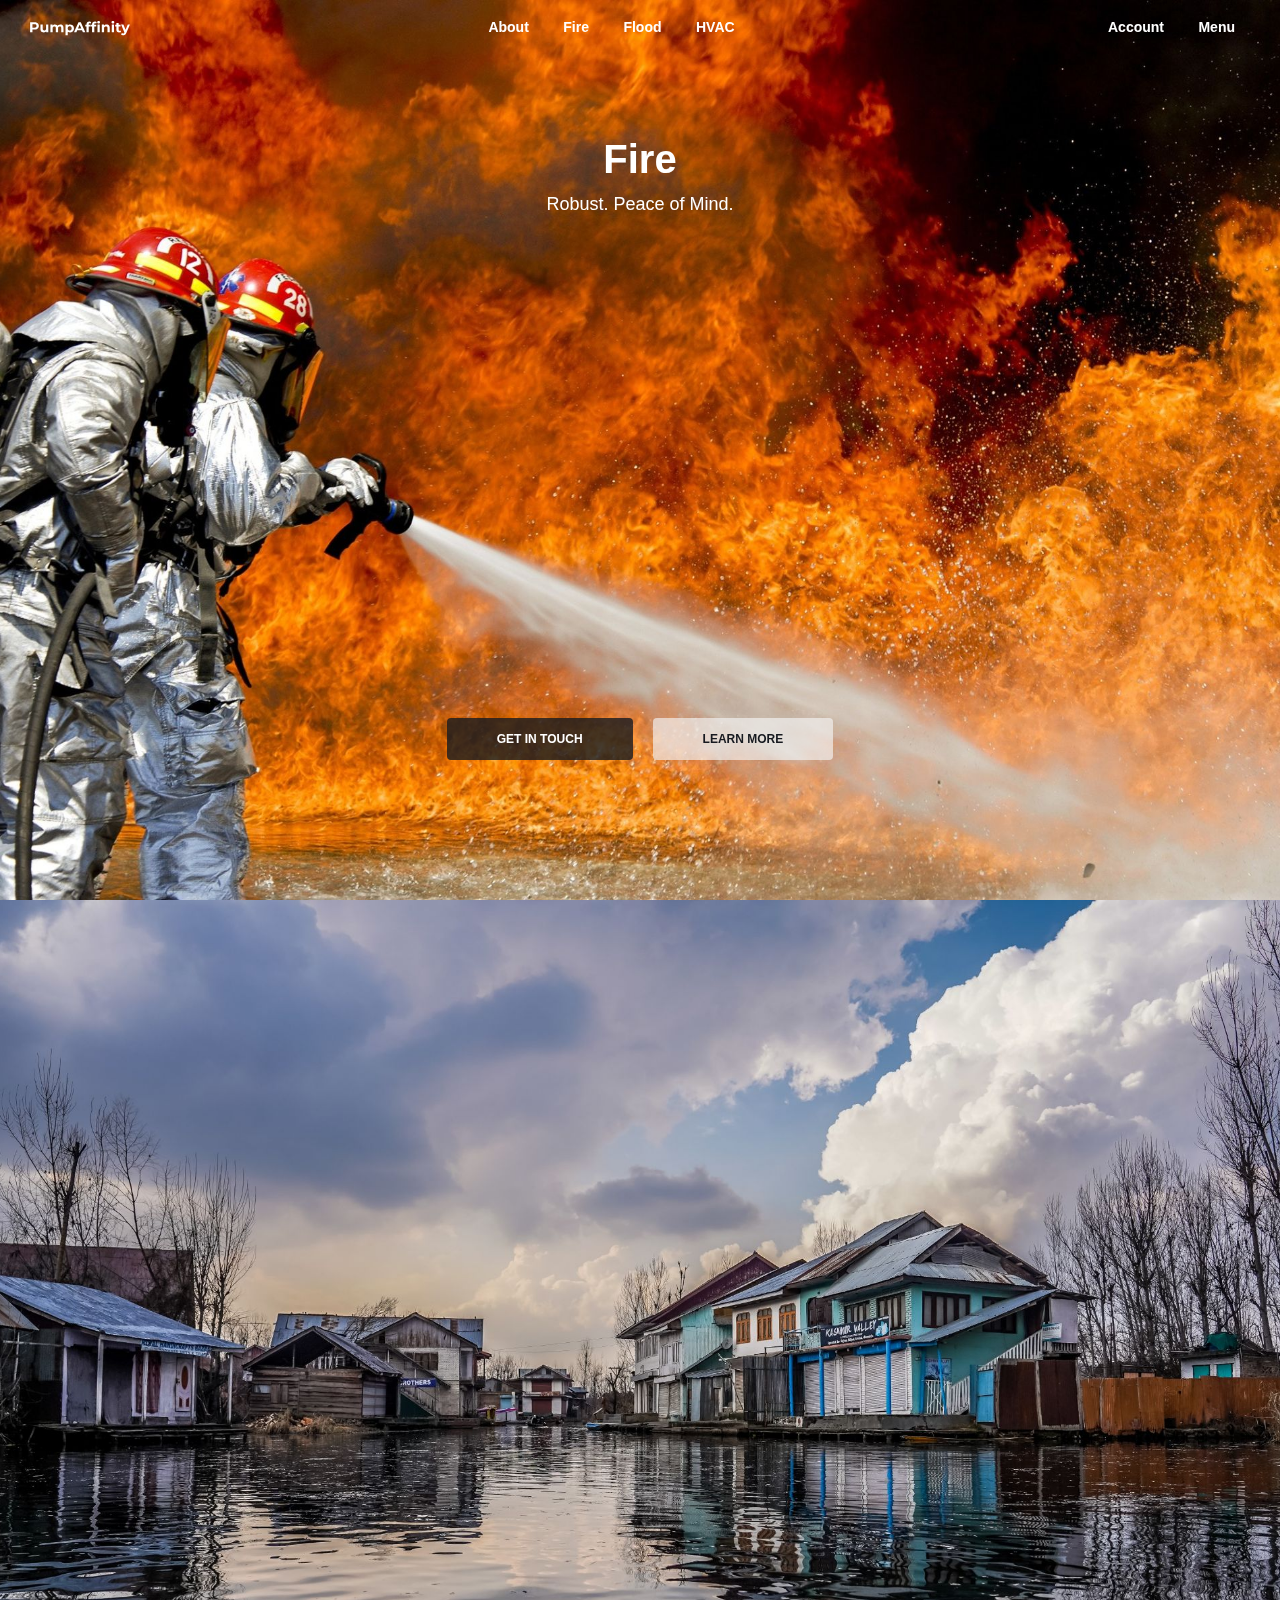
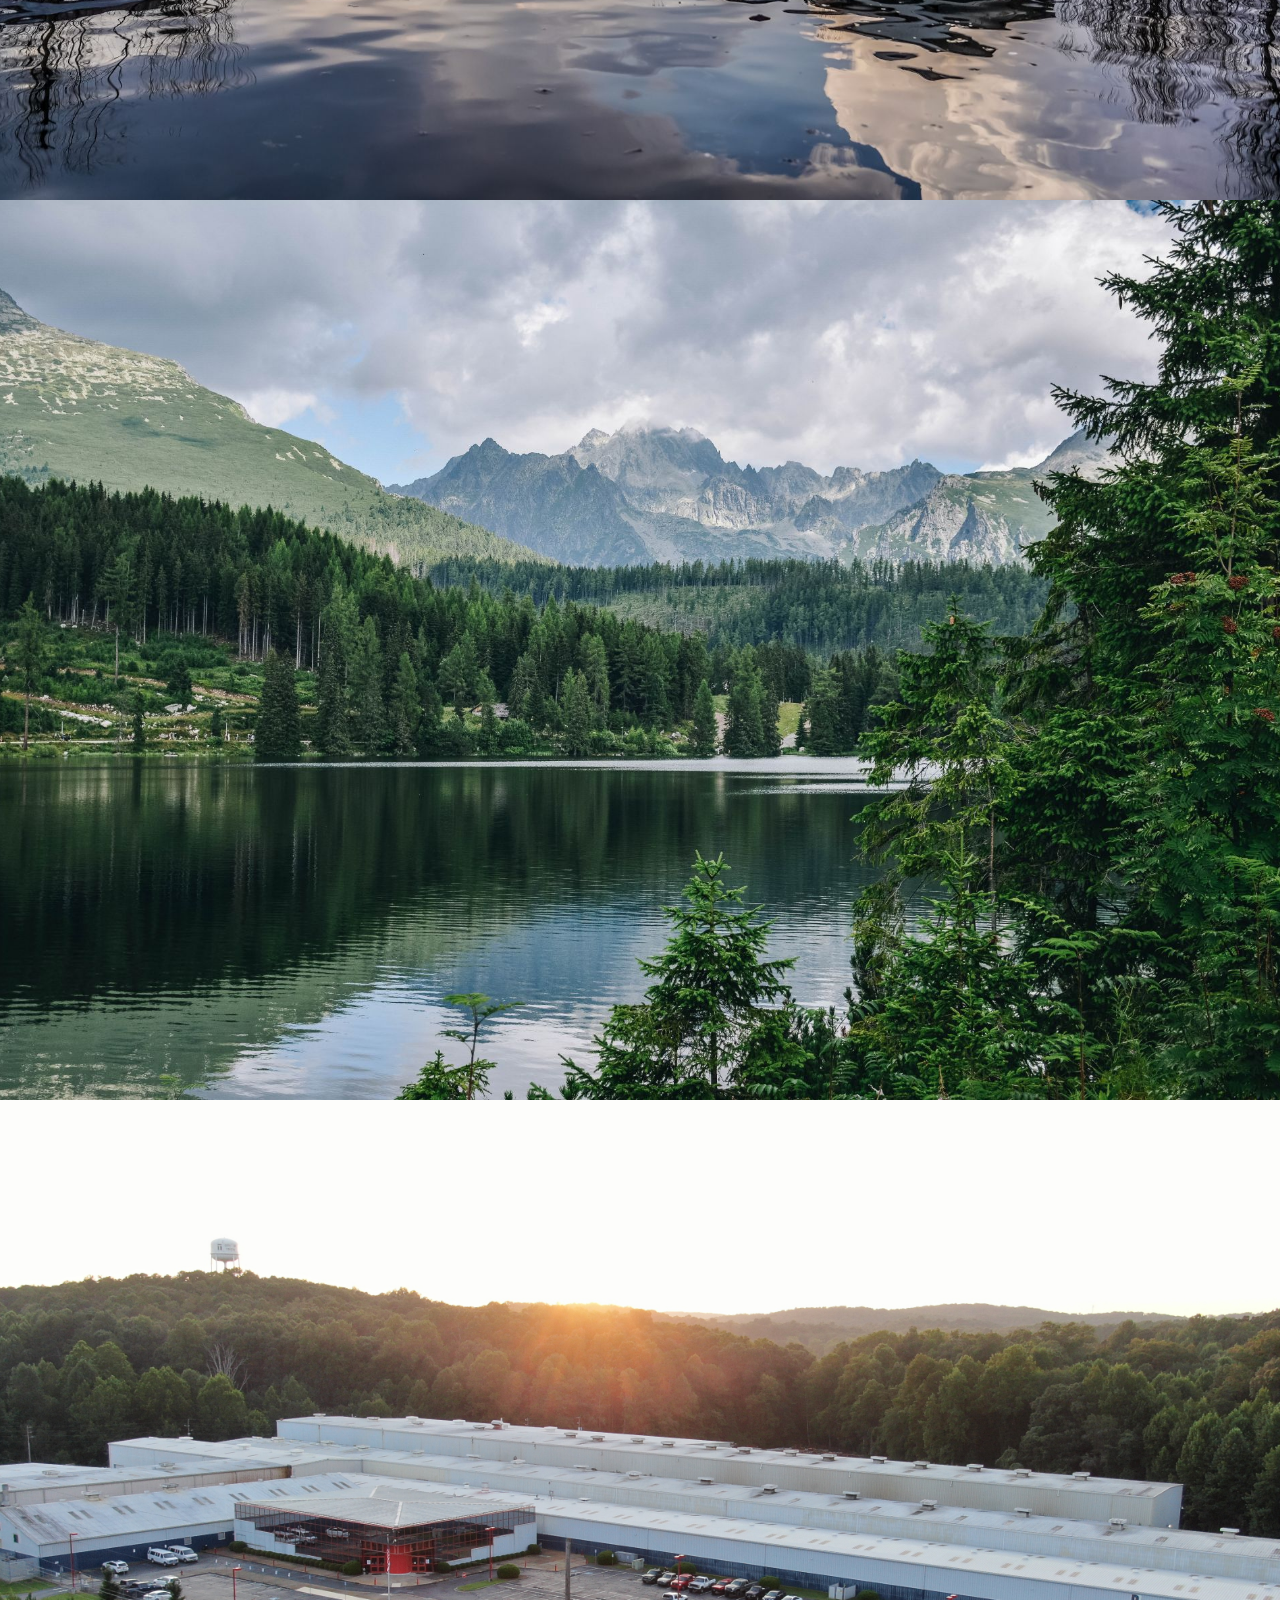
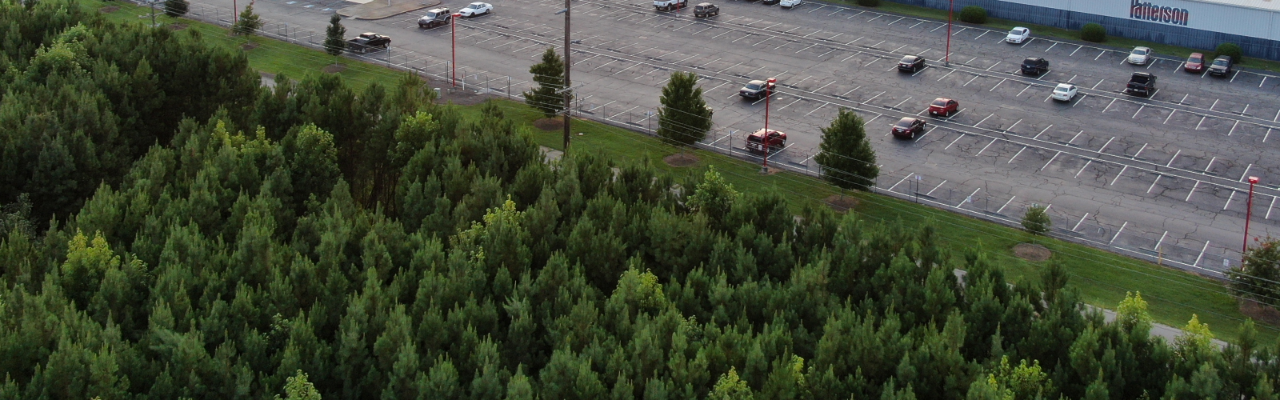
<file: docs/index.html>
<!DOCTYPE html>
<html data-bs-theme="light" lang="en">

<head>
    <meta charset="utf-8">
    <meta name="viewport" content="width=device-width, initial-scale=1.0, shrink-to-fit=no">
    <title>PumpAffinity</title>
    <meta name="description" content="Authorised Representative of Patterson Pump Company.">
    <meta name="MobileOptimized" content="width">
    <meta name="apple-web-app-capable" content="true">
    <meta name="HandheldFriendly" content="true">
    <meta name="viewport" content="width=device-width, minimum-scale=1.0, initial-scale=1.0, shrink-to-fit=no, viewport-fit=cover">
    <link rel="apple-touch-icon" type="image/png" sizes="180x180" href="assets/img/favicon/apple-touch-icon.png">
    <link rel="icon" type="image/png" sizes="16x16" href="assets/img/favicon/favicon-16x16.png">
    <link rel="icon" type="image/png" sizes="32x32" href="assets/img/favicon/favicon-32x32.png">
    <link rel="icon" type="image/png" sizes="180x180" href="assets/img/favicon/apple-touch-icon.png">
    <link rel="icon" type="image/png" sizes="192x192" href="assets/img/favicon/android-chrome-192x192.png">
    <link rel="icon" type="image/png" sizes="512x512" href="assets/img/favicon/android-chrome-512x512.png">
    <link rel="stylesheet" href="assets/bootstrap/css/bootstrap.min.css">
    <link rel="stylesheet" href="assets/css/styles.min.css">
    <link rel="stylesheet" href="assets/css/index.min.css">
</head>

<body>
    <header class="dark">
        <a class="logo" href="index.html" style="height: 24px;">
            <svg id="blackLogo" viewBox="0 0 555 80" fill="none" xmlns="http://www.w3.org/2000/svg">
                <path d="M0.640015 63V6.99999H24.88C29.8933 6.99999 34.2134 7.82666 37.84 9.48C41.4667 11.08 44.2667 13.4 46.24 16.44C48.2134 19.48 49.2 23.1067 49.2 27.32C49.2 31.48 48.2134 35.08 46.24 38.12C44.2667 41.16 41.4667 43.5067 37.84 45.16C34.2134 46.76 29.8933 47.56 24.88 47.56H7.84001L13.6 41.72V63H0.640015ZM13.6 43.16L7.84001 37H24.16C28.16 37 31.1467 36.1467 33.12 34.44C35.0934 32.7333 36.08 30.36 36.08 27.32C36.08 24.2267 35.0934 21.8267 33.12 20.12C31.1467 18.4133 28.16 17.56 24.16 17.56H7.84001L13.6 11.4V43.16Z" fill="black"/>
                <path d="M76.5138 63.64C72.9404 63.64 69.7404 62.9467 66.9138 61.56C64.1404 60.1733 61.9804 58.0667 60.4338 55.24C58.8871 52.36 58.1138 48.7067 58.1138 44.28V19.96H70.5938V42.44C70.5938 46.0133 71.3404 48.6533 72.8338 50.36C74.3804 52.0133 76.5404 52.84 79.3138 52.84C81.2338 52.84 82.9404 52.44 84.4338 51.64C85.9271 50.7867 87.1004 49.5067 87.9538 47.8C88.8071 46.04 89.2338 43.8533 89.2338 41.24V19.96H101.714V63H89.8738V51.16L92.0338 54.6C90.5938 57.5867 88.4604 59.8533 85.6338 61.4C82.8604 62.8933 79.8204 63.64 76.5138 63.64Z" fill="black"/>
                <path d="M168.396 19.32C171.809 19.32 174.822 20.0133 177.436 21.4C180.102 22.7333 182.182 24.8133 183.676 27.64C185.222 30.4133 185.996 33.9867 185.996 38.36V63H173.516V40.28C173.516 36.8133 172.796 34.2533 171.356 32.6C169.916 30.9467 167.889 30.12 165.276 30.12C163.462 30.12 161.836 30.5467 160.396 31.4C158.956 32.2 157.836 33.4267 157.036 35.08C156.236 36.7333 155.836 38.84 155.836 41.4V63H143.356V40.28C143.356 36.8133 142.636 34.2533 141.196 32.6C139.809 30.9467 137.809 30.12 135.196 30.12C133.382 30.12 131.756 30.5467 130.316 31.4C128.876 32.2 127.756 33.4267 126.956 35.08C126.156 36.7333 125.756 38.84 125.756 41.4V63H113.276V19.96H125.196V31.72L122.956 28.28C124.449 25.3467 126.556 23.1333 129.276 21.64C132.049 20.0933 135.196 19.32 138.716 19.32C142.662 19.32 146.102 20.3333 149.036 22.36C152.022 24.3333 153.996 27.3733 154.956 31.48L150.556 30.28C151.996 26.92 154.289 24.2533 157.436 22.28C160.636 20.3067 164.289 19.32 168.396 19.32Z" fill="black"/>
                <path d="M222.622 63.64C218.995 63.64 215.822 62.84 213.102 61.24C210.382 59.64 208.249 57.2133 206.702 53.96C205.209 50.6533 204.462 46.4933 204.462 41.48C204.462 36.4133 205.182 32.2533 206.622 29C208.062 25.7467 210.142 23.32 212.862 21.72C215.582 20.12 218.835 19.32 222.622 19.32C226.675 19.32 230.302 20.2533 233.502 22.12C236.755 23.9333 239.315 26.4933 241.182 29.8C243.102 33.1067 244.062 37 244.062 41.48C244.062 46.0133 243.102 49.9333 241.182 53.24C239.315 56.5467 236.755 59.1067 233.502 60.92C230.302 62.7333 226.675 63.64 222.622 63.64ZM197.182 78.52V19.96H209.102V28.76L208.862 41.56L209.662 54.28V78.52H197.182ZM220.462 53.4C222.542 53.4 224.382 52.92 225.982 51.96C227.635 51 228.942 49.64 229.902 47.88C230.915 46.0667 231.422 43.9333 231.422 41.48C231.422 38.9733 230.915 36.84 229.902 35.08C228.942 33.32 227.635 31.96 225.982 31C224.382 30.04 222.542 29.56 220.462 29.56C218.382 29.56 216.515 30.04 214.862 31C213.209 31.96 211.902 33.32 210.942 35.08C209.982 36.84 209.502 38.9733 209.502 41.48C209.502 43.9333 209.982 46.0667 210.942 47.88C211.902 49.64 213.209 51 214.862 51.96C216.515 52.92 218.382 53.4 220.462 53.4Z" fill="black"/>
                <path d="M244.374 63L269.334 6.99999H282.134L307.174 63H293.574L273.094 13.56H278.214L257.654 63H244.374ZM256.854 51L260.294 41.16H289.094L292.614 51H256.854Z" fill="black"/>
                <path d="M313.624 63V19C313.624 14.1467 315.064 10.28 317.944 7.39999C320.824 4.46666 324.93 2.99999 330.264 2.99999C332.077 2.99999 333.81 3.18666 335.464 3.56C337.17 3.93333 338.61 4.51999 339.784 5.32L336.504 14.36C335.81 13.88 335.037 13.5067 334.184 13.24C333.33 12.9733 332.424 12.84 331.464 12.84C329.65 12.84 328.237 13.3733 327.224 14.44C326.264 15.4533 325.784 17 325.784 19.08V23.08L326.104 28.44V63H313.624ZM306.984 30.52V20.92H336.824V30.52H306.984Z" fill="black"/>
                <path d="M344.561 63V19C344.561 14.1467 346.001 10.28 348.881 7.39999C351.761 4.46666 355.868 2.99999 361.201 2.99999C363.015 2.99999 364.748 3.18666 366.401 3.56C368.108 3.93333 369.548 4.51999 370.721 5.32L367.441 14.36C366.748 13.88 365.975 13.5067 365.121 13.24C364.268 12.9733 363.361 12.84 362.401 12.84C360.588 12.84 359.175 13.3733 358.161 14.44C357.201 15.4533 356.721 17 356.721 19.08V23.08L357.041 28.44V63H344.561ZM337.921 30.52V20.92H367.761V30.52H337.921ZM374.801 63V19.96H387.281V63H374.801ZM381.041 13.96C378.748 13.96 376.881 13.2933 375.441 11.96C374.001 10.6267 373.281 8.97333 373.281 6.99999C373.281 5.02666 374.001 3.37333 375.441 2.04C376.881 0.706661 378.748 0.0399933 381.041 0.0399933C383.335 0.0399933 385.201 0.679995 386.641 1.96C388.081 3.18666 388.801 4.78666 388.801 6.76C388.801 8.84 388.081 10.5733 386.641 11.96C385.255 13.2933 383.388 13.96 381.041 13.96Z" fill="black"/>
                <path d="M424.983 19.32C428.396 19.32 431.436 20.0133 434.103 21.4C436.823 22.7333 438.956 24.8133 440.503 27.64C442.049 30.4133 442.823 33.9867 442.823 38.36V63H430.343V40.28C430.343 36.8133 429.569 34.2533 428.023 32.6C426.529 30.9467 424.396 30.12 421.623 30.12C419.649 30.12 417.863 30.5467 416.263 31.4C414.716 32.2 413.489 33.4533 412.583 35.16C411.729 36.8667 411.303 39.0533 411.303 41.72V63H398.823V19.96H410.743V31.88L408.503 28.28C410.049 25.4 412.263 23.1867 415.143 21.64C418.023 20.0933 421.303 19.32 424.983 19.32Z" fill="black"/>
                <path d="M454.135 63V19.96H466.615V63H454.135ZM460.375 13.96C458.082 13.96 456.215 13.2933 454.775 11.96C453.335 10.6267 452.615 8.97333 452.615 6.99999C452.615 5.02666 453.335 3.37333 454.775 2.04C456.215 0.706661 458.082 0.0399933 460.375 0.0399933C462.668 0.0399933 464.535 0.679995 465.975 1.96C467.415 3.18666 468.135 4.78666 468.135 6.76C468.135 8.84 467.415 10.5733 465.975 11.96C464.588 13.2933 462.722 13.96 460.375 13.96Z" fill="black"/>
                <path d="M495.798 63.64C490.731 63.64 486.784 62.36 483.958 59.8C481.131 57.1867 479.718 53.32 479.718 48.2V10.44H492.198V48.04C492.198 49.8533 492.678 51.2667 493.638 52.28C494.598 53.24 495.904 53.72 497.558 53.72C499.531 53.72 501.211 53.1867 502.598 52.12L505.958 60.92C504.678 61.8267 503.131 62.52 501.318 63C499.558 63.4267 497.718 63.64 495.798 63.64ZM473.078 30.52V20.92H502.918V30.52H473.078Z" fill="black"/>
                <path d="M517.622 79.16C515.382 79.16 513.169 78.8133 510.982 78.12C508.795 77.4267 507.009 76.4667 505.622 75.24L510.182 66.36C511.142 67.2133 512.235 67.88 513.462 68.36C514.742 68.84 515.995 69.08 517.222 69.08C518.982 69.08 520.369 68.6533 521.382 67.8C522.449 67 523.409 65.64 524.262 63.72L526.502 58.44L527.462 57.08L542.902 19.96H554.902L535.462 65.64C534.075 69.1067 532.475 71.8267 530.662 73.8C528.902 75.7733 526.929 77.16 524.742 77.96C522.609 78.76 520.235 79.16 517.622 79.16ZM524.982 64.68L505.782 19.96H518.662L533.542 55.96L524.982 64.68Z" fill="black"/>
            </svg>
            <svg id="whiteLogo" viewBox="0 0 555 80" fill="none" xmlns="http://www.w3.org/2000/svg">
                <path d="M0.640015 63V7H24.88C29.8933 7 34.2134 7.82666 37.84 9.48C41.4667 11.08 44.2667 13.4 46.24 16.44C48.2134 19.48 49.2 23.1067 49.2 27.32C49.2 31.48 48.2134 35.08 46.24 38.12C44.2667 41.16 41.4667 43.5067 37.84 45.16C34.2134 46.76 29.8933 47.56 24.88 47.56H7.84001L13.6 41.72V63H0.640015ZM13.6 43.16L7.84001 37H24.16C28.16 37 31.1467 36.1467 33.12 34.44C35.0934 32.7333 36.08 30.36 36.08 27.32C36.08 24.2267 35.0934 21.8267 33.12 20.12C31.1467 18.4133 28.16 17.56 24.16 17.56H7.84001L13.6 11.4V43.16Z" fill="white"/>
                <path d="M76.5138 63.64C72.9404 63.64 69.7404 62.9467 66.9138 61.56C64.1404 60.1733 61.9804 58.0667 60.4338 55.24C58.8871 52.36 58.1138 48.7067 58.1138 44.28V19.96H70.5938V42.44C70.5938 46.0133 71.3404 48.6533 72.8338 50.36C74.3804 52.0133 76.5404 52.84 79.3138 52.84C81.2338 52.84 82.9404 52.44 84.4338 51.64C85.9271 50.7867 87.1004 49.5067 87.9538 47.8C88.8071 46.04 89.2338 43.8533 89.2338 41.24V19.96H101.714V63H89.8738V51.16L92.0338 54.6C90.5938 57.5867 88.4604 59.8533 85.6338 61.4C82.8604 62.8933 79.8204 63.64 76.5138 63.64Z" fill="white"/>
                <path d="M168.396 19.32C171.809 19.32 174.822 20.0133 177.436 21.4C180.102 22.7333 182.182 24.8133 183.676 27.64C185.222 30.4133 185.996 33.9867 185.996 38.36V63H173.516V40.28C173.516 36.8133 172.796 34.2533 171.356 32.6C169.916 30.9467 167.889 30.12 165.276 30.12C163.462 30.12 161.836 30.5467 160.396 31.4C158.956 32.2 157.836 33.4267 157.036 35.08C156.236 36.7333 155.836 38.84 155.836 41.4V63H143.356V40.28C143.356 36.8133 142.636 34.2533 141.196 32.6C139.809 30.9467 137.809 30.12 135.196 30.12C133.382 30.12 131.756 30.5467 130.316 31.4C128.876 32.2 127.756 33.4267 126.956 35.08C126.156 36.7333 125.756 38.84 125.756 41.4V63H113.276V19.96H125.196V31.72L122.956 28.28C124.449 25.3467 126.556 23.1333 129.276 21.64C132.049 20.0933 135.196 19.32 138.716 19.32C142.662 19.32 146.102 20.3333 149.036 22.36C152.022 24.3333 153.996 27.3733 154.956 31.48L150.556 30.28C151.996 26.92 154.289 24.2533 157.436 22.28C160.636 20.3067 164.289 19.32 168.396 19.32Z" fill="white"/>
                <path d="M222.622 63.64C218.995 63.64 215.822 62.84 213.102 61.24C210.382 59.64 208.249 57.2133 206.702 53.96C205.209 50.6533 204.462 46.4933 204.462 41.48C204.462 36.4133 205.182 32.2533 206.622 29C208.062 25.7467 210.142 23.32 212.862 21.72C215.582 20.12 218.835 19.32 222.622 19.32C226.675 19.32 230.302 20.2533 233.502 22.12C236.755 23.9333 239.315 26.4933 241.182 29.8C243.102 33.1067 244.062 37 244.062 41.48C244.062 46.0133 243.102 49.9333 241.182 53.24C239.315 56.5467 236.755 59.1067 233.502 60.92C230.302 62.7333 226.675 63.64 222.622 63.64ZM197.182 78.52V19.96H209.102V28.76L208.862 41.56L209.662 54.28V78.52H197.182ZM220.462 53.4C222.542 53.4 224.382 52.92 225.982 51.96C227.635 51 228.942 49.64 229.902 47.88C230.915 46.0667 231.422 43.9333 231.422 41.48C231.422 38.9733 230.915 36.84 229.902 35.08C228.942 33.32 227.635 31.96 225.982 31C224.382 30.04 222.542 29.56 220.462 29.56C218.382 29.56 216.515 30.04 214.862 31C213.209 31.96 211.902 33.32 210.942 35.08C209.982 36.84 209.502 38.9733 209.502 41.48C209.502 43.9333 209.982 46.0667 210.942 47.88C211.902 49.64 213.209 51 214.862 51.96C216.515 52.92 218.382 53.4 220.462 53.4Z" fill="white"/>
                <path d="M244.374 63L269.334 7H282.134L307.174 63H293.574L273.094 13.56H278.214L257.654 63H244.374ZM256.854 51L260.294 41.16H289.094L292.614 51H256.854Z" fill="white"/>
                <path d="M313.624 63V19C313.624 14.1467 315.064 10.28 317.944 7.4C320.824 4.46666 324.93 3 330.264 3C332.077 3 333.81 3.18666 335.464 3.56C337.17 3.93333 338.61 4.52 339.784 5.32L336.504 14.36C335.81 13.88 335.037 13.5067 334.184 13.24C333.33 12.9733 332.424 12.84 331.464 12.84C329.65 12.84 328.237 13.3733 327.224 14.44C326.264 15.4533 325.784 17 325.784 19.08V23.08L326.104 28.44V63H313.624ZM306.984 30.52V20.92H336.824V30.52H306.984Z" fill="white"/>
                <path d="M344.561 63V19C344.561 14.1467 346.001 10.28 348.881 7.4C351.761 4.46666 355.868 3 361.201 3C363.015 3 364.748 3.18666 366.401 3.56C368.108 3.93333 369.548 4.52 370.721 5.32L367.441 14.36C366.748 13.88 365.975 13.5067 365.121 13.24C364.268 12.9733 363.361 12.84 362.401 12.84C360.588 12.84 359.175 13.3733 358.161 14.44C357.201 15.4533 356.721 17 356.721 19.08V23.08L357.041 28.44V63H344.561ZM337.921 30.52V20.92H367.761V30.52H337.921ZM374.801 63V19.96H387.281V63H374.801ZM381.041 13.96C378.748 13.96 376.881 13.2933 375.441 11.96C374.001 10.6267 373.281 8.97333 373.281 7C373.281 5.02666 374.001 3.37333 375.441 2.04C376.881 0.706663 378.748 0.0399952 381.041 0.0399952C383.335 0.0399952 385.201 0.679996 386.641 1.96C388.081 3.18667 388.801 4.78667 388.801 6.76C388.801 8.84 388.081 10.5733 386.641 11.96C385.255 13.2933 383.388 13.96 381.041 13.96Z" fill="white"/>
                <path d="M424.983 19.32C428.396 19.32 431.436 20.0133 434.103 21.4C436.823 22.7333 438.956 24.8133 440.503 27.64C442.049 30.4133 442.823 33.9867 442.823 38.36V63H430.343V40.28C430.343 36.8133 429.569 34.2533 428.023 32.6C426.529 30.9467 424.396 30.12 421.623 30.12C419.649 30.12 417.863 30.5467 416.263 31.4C414.716 32.2 413.489 33.4533 412.583 35.16C411.729 36.8667 411.303 39.0533 411.303 41.72V63H398.823V19.96H410.743V31.88L408.503 28.28C410.049 25.4 412.263 23.1867 415.143 21.64C418.023 20.0933 421.303 19.32 424.983 19.32Z" fill="white"/>
                <path d="M454.135 63V19.96H466.615V63H454.135ZM460.375 13.96C458.082 13.96 456.215 13.2933 454.775 11.96C453.335 10.6267 452.615 8.97333 452.615 7C452.615 5.02666 453.335 3.37333 454.775 2.04C456.215 0.706663 458.082 0.0399952 460.375 0.0399952C462.668 0.0399952 464.535 0.679996 465.975 1.96C467.415 3.18667 468.135 4.78667 468.135 6.76C468.135 8.84 467.415 10.5733 465.975 11.96C464.588 13.2933 462.722 13.96 460.375 13.96Z" fill="white"/>
                <path d="M495.798 63.64C490.731 63.64 486.784 62.36 483.958 59.8C481.131 57.1867 479.718 53.32 479.718 48.2V10.44H492.198V48.04C492.198 49.8533 492.678 51.2667 493.638 52.28C494.598 53.24 495.904 53.72 497.558 53.72C499.531 53.72 501.211 53.1867 502.598 52.12L505.958 60.92C504.678 61.8267 503.131 62.52 501.318 63C499.558 63.4267 497.718 63.64 495.798 63.64ZM473.078 30.52V20.92H502.918V30.52H473.078Z" fill="white"/>
                <path d="M517.622 79.16C515.382 79.16 513.169 78.8133 510.982 78.12C508.795 77.4267 507.009 76.4667 505.622 75.24L510.182 66.36C511.142 67.2133 512.235 67.88 513.462 68.36C514.742 68.84 515.995 69.08 517.222 69.08C518.982 69.08 520.369 68.6533 521.382 67.8C522.449 67 523.409 65.64 524.262 63.72L526.502 58.44L527.462 57.08L542.902 19.96H554.902L535.462 65.64C534.075 69.1067 532.475 71.8267 530.662 73.8C528.902 75.7733 526.929 77.16 524.742 77.96C522.609 78.76 520.235 79.16 517.622 79.16ZM524.982 64.68L505.782 19.96H518.662L533.542 55.96L524.982 64.68Z" fill="white"/>
            </svg>
        </a>
        <nav class="center desktop">
            <a href="about.html">About</a>
            <a href="https://pattersonpumps.com/assets/pdf/Brochures/Brochure%20-%20Fire.pdf">Fire</a>
            <a href="https://www.pattersonpumps.com/assets/pdf/NewWater.pdf">Flood</a>
            <a href="https://www.pattersonpumps.com/assets/pdf/HVACBrochure.pdf">HVAC</a>
        </nav>
        <nav class="right">
            <a class="desktop" href="http://distributor.pumpaffinity.com">Account</a>
            <a id="menuBtn" href="#">Menu</a></nav>
    </header>
    <aside><button class="close">&times;</button><a href="about.html">About Us</a><a href="https://pattersonpumps.com/assets/pdf/Brochures/Brochure%20-%20Fire.pdf">Fire</a><a href="https://www.pattersonpumps.com/assets/pdf/NewWater.pdf">Flood</a><a href="https://www.pattersonpumps.com/assets/pdf/HVACBrochure.pdf">HVAC</a><a href="contact.html">Contact</a><a href="http://distributor.pumpaffinity.com">Account</a></aside>
    <div class="backdrop"></div>
    <section class="active" style="background-image: url('assets/img/background/fire.jpg');">
        <div class="content">
            <h1 style="color:white">Fire</h1>
            <p style="color:white;">Robust. Peace of Mind.</p>
            <div class="buttons"><a href="contact.html">Get in Touch</a><a href="https://pattersonpumps.com/assets/pdf/Brochures/Brochure%20-%20Fire.pdf">Learn More</a></div>
        </div>
    </section>
    <section style="background-image: url('assets/img/background/flood.jpg');">
        <div class="content">
            <h1>Flood</h1>
            <p>Custom. Axial. Mixed.</p>
            <div class="buttons"><a href="contact.html">Get in Touch</a><a href="https://www.pattersonpumps.com/assets/pdf/NewWater.pdf">Learn More</a></div>
        </div>
    </section>
    <section style="background-image: url('assets/img/background/hvac.jpg');">
        <div class="content">
            <h1>HVAC</h1>
            <p>Green. Savings. Efficient.</p>
            <div class="buttons"><a href="contact.html">Get in Touch</a><a href="https://www.pattersonpumps.com/assets/pdf/HVACBrochure.pdf">Learn More</a></div>
        </div>
    </section>
    <section style="background-image: url('assets/img/background/factory_sunset.jpg');">
        <div class="content">
            <h1>Enquiry</h1>
            <p style="display:flex; flex-direction:column; justify-content:start; align-items:center;">Feel free to contact us</p>
            <div class="buttons"><a href="contact.html">contact</a></div>
        </div>
    </section>
    <script src="assets/bootstrap/js/bootstrap.min.js"></script>
    <script src="assets/js/script.min.js"></script>
    <script src="assets/js/scroll-snapping.min.js"></script>
</body>

</html>
</file>
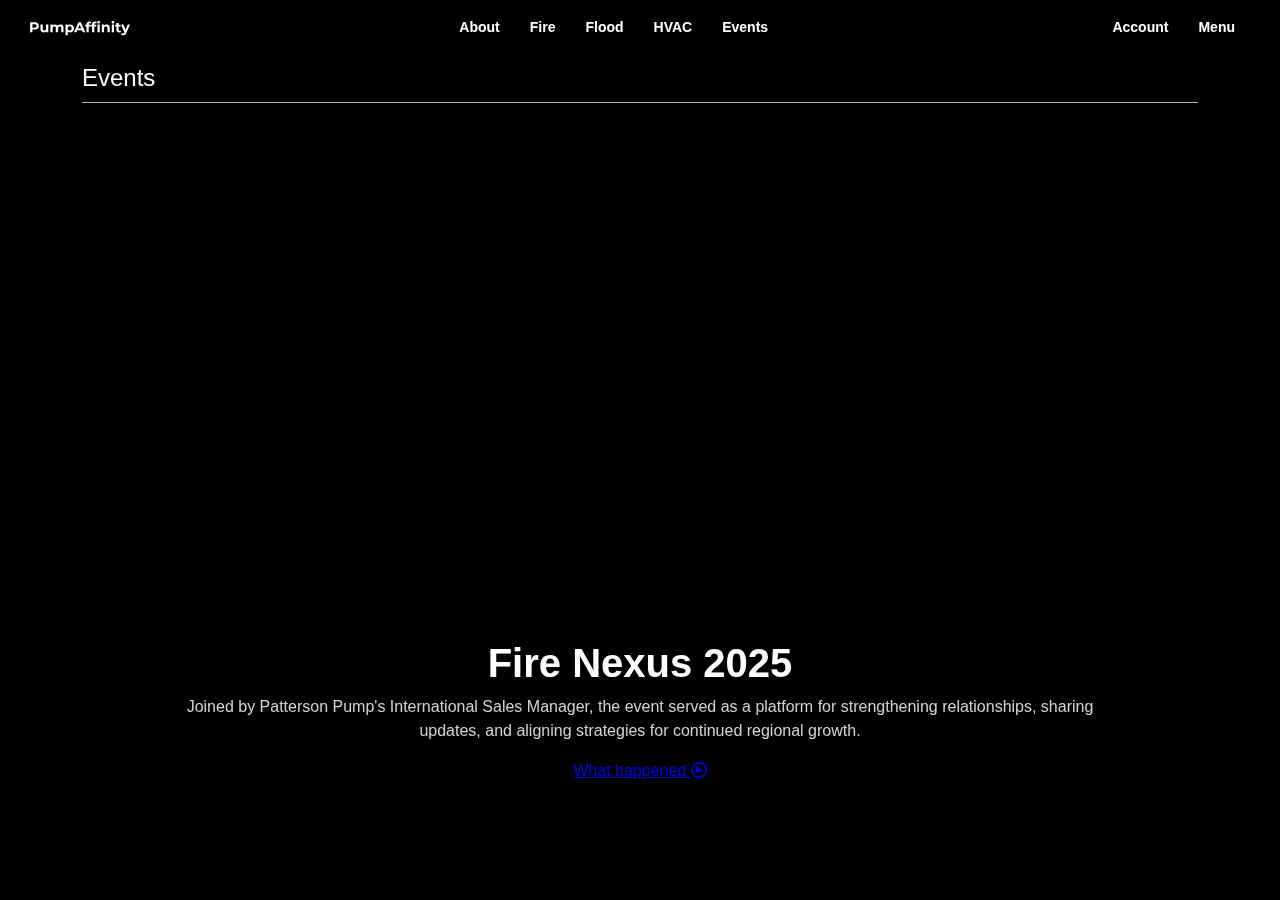
<file: docs/events/index.html>
<!DOCTYPE html>
<html data-bs-theme="light" lang="en">

<head>
    <meta charset="utf-8">
<link rel="preconnect" href="https://fonts.googleapis.com">
<link rel="preconnect" href="https://fonts.gstatic.com" crossorigin>
<link href="https://fonts.googleapis.com/css2?family=Montserrat:ital,wght@0,100..900;1,100..900&display=swap" rel="stylesheet">
    <meta name="viewport" content="width=device-width, initial-scale=1.0, shrink-to-fit=no">
    <title>PumpAffinity</title>
    <meta name="MobileOptimized" content="width">
    <meta name="apple-web-app-capable" content="true">
    <meta name="HandheldFriendly" content="true">
    <meta name="viewport" content="width=device-width, minimum-scale=1.0, initial-scale=1.0, shrink-to-fit=no, viewport-fit=cover">
    <meta name="description" content="Authorised Representative of Patterson Pump Company.">
    <link rel="apple-touch-icon" type="image/png" sizes="180x180" href="../assets/img/favicon/apple-touch-icon.png">
    <link rel="icon" type="image/png" sizes="16x16" href="../assets/img/favicon/favicon-16x16.png">
    <link rel="icon" type="image/png" sizes="32x32" href="../assets/img/favicon/favicon-32x32.png">
    <link rel="icon" type="image/png" sizes="180x180" href="../assets/img/favicon/apple-touch-icon.png">
    <link rel="icon" type="image/png" sizes="192x192" href="../assets/img/favicon/android-chrome-192x192.png">
    <link rel="icon" type="image/png" sizes="512x512" href="../assets/img/favicon/android-chrome-512x512.png">
    <link rel="stylesheet" href="../assets/bootstrap/css/bootstrap.min.css">
    <link rel="stylesheet" href="../assets/fontawesome/css/all.css">
    <link rel="stylesheet" href="../assets/css/styles.min.css">
    <link rel="stylesheet" href="../assets/css/aside.css">
    <link rel="stylesheet" href="../assets/css/checkbox.compiled.css">
    <link rel="stylesheet" href="../assets/css/events.css">
</head>

<body class="d-flex flex-column justify-content-start" style="overflow-x: hidden; background-color: black;">
    <header class="dark" style="position: relative"><a class="logo" href="../index.html" style="height: 24px; filter: invert(100%)"><svg viewBox="0 0 555 80" fill="none" xmlns="http://www.w3.org/2000/svg">
<path d="M0.640015 63V6.99999H24.88C29.8933 6.99999 34.2134 7.82666 37.84 9.48C41.4667 11.08 44.2667 13.4 46.24 16.44C48.2134 19.48 49.2 23.1067 49.2 27.32C49.2 31.48 48.2134 35.08 46.24 38.12C44.2667 41.16 41.4667 43.5067 37.84 45.16C34.2134 46.76 29.8933 47.56 24.88 47.56H7.84001L13.6 41.72V63H0.640015ZM13.6 43.16L7.84001 37H24.16C28.16 37 31.1467 36.1467 33.12 34.44C35.0934 32.7333 36.08 30.36 36.08 27.32C36.08 24.2267 35.0934 21.8267 33.12 20.12C31.1467 18.4133 28.16 17.56 24.16 17.56H7.84001L13.6 11.4V43.16Z" fill="black"/>
<path d="M76.5138 63.64C72.9404 63.64 69.7404 62.9467 66.9138 61.56C64.1404 60.1733 61.9804 58.0667 60.4338 55.24C58.8871 52.36 58.1138 48.7067 58.1138 44.28V19.96H70.5938V42.44C70.5938 46.0133 71.3404 48.6533 72.8338 50.36C74.3804 52.0133 76.5404 52.84 79.3138 52.84C81.2338 52.84 82.9404 52.44 84.4338 51.64C85.9271 50.7867 87.1004 49.5067 87.9538 47.8C88.8071 46.04 89.2338 43.8533 89.2338 41.24V19.96H101.714V63H89.8738V51.16L92.0338 54.6C90.5938 57.5867 88.4604 59.8533 85.6338 61.4C82.8604 62.8933 79.8204 63.64 76.5138 63.64Z" fill="black"/>
<path d="M168.396 19.32C171.809 19.32 174.822 20.0133 177.436 21.4C180.102 22.7333 182.182 24.8133 183.676 27.64C185.222 30.4133 185.996 33.9867 185.996 38.36V63H173.516V40.28C173.516 36.8133 172.796 34.2533 171.356 32.6C169.916 30.9467 167.889 30.12 165.276 30.12C163.462 30.12 161.836 30.5467 160.396 31.4C158.956 32.2 157.836 33.4267 157.036 35.08C156.236 36.7333 155.836 38.84 155.836 41.4V63H143.356V40.28C143.356 36.8133 142.636 34.2533 141.196 32.6C139.809 30.9467 137.809 30.12 135.196 30.12C133.382 30.12 131.756 30.5467 130.316 31.4C128.876 32.2 127.756 33.4267 126.956 35.08C126.156 36.7333 125.756 38.84 125.756 41.4V63H113.276V19.96H125.196V31.72L122.956 28.28C124.449 25.3467 126.556 23.1333 129.276 21.64C132.049 20.0933 135.196 19.32 138.716 19.32C142.662 19.32 146.102 20.3333 149.036 22.36C152.022 24.3333 153.996 27.3733 154.956 31.48L150.556 30.28C151.996 26.92 154.289 24.2533 157.436 22.28C160.636 20.3067 164.289 19.32 168.396 19.32Z" fill="black"/>
<path d="M222.622 63.64C218.995 63.64 215.822 62.84 213.102 61.24C210.382 59.64 208.249 57.2133 206.702 53.96C205.209 50.6533 204.462 46.4933 204.462 41.48C204.462 36.4133 205.182 32.2533 206.622 29C208.062 25.7467 210.142 23.32 212.862 21.72C215.582 20.12 218.835 19.32 222.622 19.32C226.675 19.32 230.302 20.2533 233.502 22.12C236.755 23.9333 239.315 26.4933 241.182 29.8C243.102 33.1067 244.062 37 244.062 41.48C244.062 46.0133 243.102 49.9333 241.182 53.24C239.315 56.5467 236.755 59.1067 233.502 60.92C230.302 62.7333 226.675 63.64 222.622 63.64ZM197.182 78.52V19.96H209.102V28.76L208.862 41.56L209.662 54.28V78.52H197.182ZM220.462 53.4C222.542 53.4 224.382 52.92 225.982 51.96C227.635 51 228.942 49.64 229.902 47.88C230.915 46.0667 231.422 43.9333 231.422 41.48C231.422 38.9733 230.915 36.84 229.902 35.08C228.942 33.32 227.635 31.96 225.982 31C224.382 30.04 222.542 29.56 220.462 29.56C218.382 29.56 216.515 30.04 214.862 31C213.209 31.96 211.902 33.32 210.942 35.08C209.982 36.84 209.502 38.9733 209.502 41.48C209.502 43.9333 209.982 46.0667 210.942 47.88C211.902 49.64 213.209 51 214.862 51.96C216.515 52.92 218.382 53.4 220.462 53.4Z" fill="black"/>
<path d="M244.374 63L269.334 6.99999H282.134L307.174 63H293.574L273.094 13.56H278.214L257.654 63H244.374ZM256.854 51L260.294 41.16H289.094L292.614 51H256.854Z" fill="black"/>
<path d="M313.624 63V19C313.624 14.1467 315.064 10.28 317.944 7.39999C320.824 4.46666 324.93 2.99999 330.264 2.99999C332.077 2.99999 333.81 3.18666 335.464 3.56C337.17 3.93333 338.61 4.51999 339.784 5.32L336.504 14.36C335.81 13.88 335.037 13.5067 334.184 13.24C333.33 12.9733 332.424 12.84 331.464 12.84C329.65 12.84 328.237 13.3733 327.224 14.44C326.264 15.4533 325.784 17 325.784 19.08V23.08L326.104 28.44V63H313.624ZM306.984 30.52V20.92H336.824V30.52H306.984Z" fill="black"/>
<path d="M344.561 63V19C344.561 14.1467 346.001 10.28 348.881 7.39999C351.761 4.46666 355.868 2.99999 361.201 2.99999C363.015 2.99999 364.748 3.18666 366.401 3.56C368.108 3.93333 369.548 4.51999 370.721 5.32L367.441 14.36C366.748 13.88 365.975 13.5067 365.121 13.24C364.268 12.9733 363.361 12.84 362.401 12.84C360.588 12.84 359.175 13.3733 358.161 14.44C357.201 15.4533 356.721 17 356.721 19.08V23.08L357.041 28.44V63H344.561ZM337.921 30.52V20.92H367.761V30.52H337.921ZM374.801 63V19.96H387.281V63H374.801ZM381.041 13.96C378.748 13.96 376.881 13.2933 375.441 11.96C374.001 10.6267 373.281 8.97333 373.281 6.99999C373.281 5.02666 374.001 3.37333 375.441 2.04C376.881 0.706661 378.748 0.0399933 381.041 0.0399933C383.335 0.0399933 385.201 0.679995 386.641 1.96C388.081 3.18666 388.801 4.78666 388.801 6.76C388.801 8.84 388.081 10.5733 386.641 11.96C385.255 13.2933 383.388 13.96 381.041 13.96Z" fill="black"/>
<path d="M424.983 19.32C428.396 19.32 431.436 20.0133 434.103 21.4C436.823 22.7333 438.956 24.8133 440.503 27.64C442.049 30.4133 442.823 33.9867 442.823 38.36V63H430.343V40.28C430.343 36.8133 429.569 34.2533 428.023 32.6C426.529 30.9467 424.396 30.12 421.623 30.12C419.649 30.12 417.863 30.5467 416.263 31.4C414.716 32.2 413.489 33.4533 412.583 35.16C411.729 36.8667 411.303 39.0533 411.303 41.72V63H398.823V19.96H410.743V31.88L408.503 28.28C410.049 25.4 412.263 23.1867 415.143 21.64C418.023 20.0933 421.303 19.32 424.983 19.32Z" fill="black"/>
<path d="M454.135 63V19.96H466.615V63H454.135ZM460.375 13.96C458.082 13.96 456.215 13.2933 454.775 11.96C453.335 10.6267 452.615 8.97333 452.615 6.99999C452.615 5.02666 453.335 3.37333 454.775 2.04C456.215 0.706661 458.082 0.0399933 460.375 0.0399933C462.668 0.0399933 464.535 0.679995 465.975 1.96C467.415 3.18666 468.135 4.78666 468.135 6.76C468.135 8.84 467.415 10.5733 465.975 11.96C464.588 13.2933 462.722 13.96 460.375 13.96Z" fill="black"/>
<path d="M495.798 63.64C490.731 63.64 486.784 62.36 483.958 59.8C481.131 57.1867 479.718 53.32 479.718 48.2V10.44H492.198V48.04C492.198 49.8533 492.678 51.2667 493.638 52.28C494.598 53.24 495.904 53.72 497.558 53.72C499.531 53.72 501.211 53.1867 502.598 52.12L505.958 60.92C504.678 61.8267 503.131 62.52 501.318 63C499.558 63.4267 497.718 63.64 495.798 63.64ZM473.078 30.52V20.92H502.918V30.52H473.078Z" fill="black"/>
<path d="M517.622 79.16C515.382 79.16 513.169 78.8133 510.982 78.12C508.795 77.4267 507.009 76.4667 505.622 75.24L510.182 66.36C511.142 67.2133 512.235 67.88 513.462 68.36C514.742 68.84 515.995 69.08 517.222 69.08C518.982 69.08 520.369 68.6533 521.382 67.8C522.449 67 523.409 65.64 524.262 63.72L526.502 58.44L527.462 57.08L542.902 19.96H554.902L535.462 65.64C534.075 69.1067 532.475 71.8267 530.662 73.8C528.902 75.7733 526.929 77.16 524.742 77.96C522.609 78.76 520.235 79.16 517.622 79.16ZM524.982 64.68L505.782 19.96H518.662L533.542 55.96L524.982 64.68Z" fill="black"/>
</svg>
</a>
        <nav class="center desktop"><a href="about.html">About</a><a href="https://www.pattersonpumps.com/assets/pdf/460376FireBrochScreen.pdf">Fire</a><a href="https://www.pattersonpumps.com/assets/pdf/NewWater.pdf">Flood</a><a href="https://www.pattersonpumps.com/assets/pdf/HVACBrochure.pdf">HVAC</a><a href="https://www.pumpaffinity.com/events">Events</a></nav>
        <nav class="right"><a class="desktop" href="http://distributor.pumpaffinity.com">Account</a><a id="menuBtn" href="#">Menu</a></nav>
    </header>
    <aside><button class="close">&times;</button><a href="../about.html">About Us</a><a href="https://www.pattersonpumps.com/assets/pdf/460376FireBrochScreen.pdf">Fire</a><a href="https://www.pattersonpumps.com/assets/pdf/NewWater.pdf">Flood</a><a href="https://www.pattersonpumps.com/assets/pdf/HVACBrochure.pdf">HVAC</a><a href="https://www.pumpaffinity.com/events">Events</a><a href="../contact.html">Contact</a><a href="http://distributor.pumpaffinity.com">Account</a></aside>
    <div class="backdrop"></div>
    <div class="container" style="z-index:2;">
        <div class="row" style="z-index:1;">
            <div class="col-12">
                <h4 style="width: 100%; border-bottom: solid 1px rgba(255,255,255,0.7); line-height: 2em; color: white;">Events</h4>
            </div>
        </div>
    </div>
    <div class="container-fluid">
        <div class="row d-flex flex-column justify-content-end" style="height: 80vh;">
            <div class="col text-center d-flex flex-column justify-content-end align-items-center" style="background: url(&quot;https://synology.pattersonsingapore.com/assets/img/events/fire_nexus/DSC09542.jpg&quot;) center / cover no-repeat;">
                <div class="mb-5 px-5" style="z-index:2;">
                    <h1 style="color: white; font-weight: 700">Fire Nexus 2025</h1>
                    <p class="mx-5 px-5" style="color: lightgray;">Joined by Patterson Pump's International Sales Manager, the event served as a platform for strengthening relationships, sharing updates, and aligning strategies for continued regional growth.</p><a href="https://www.pumpaffinity.com/events/firenexus2025" style="z-index: 5; color: #0000EE;">What happened&nbsp;<i class="fa-regular fa-circle-play"></i></a>
                </div>
                <div style="position: absolute;top: 0;height: 100%;width: 100%;z-index: 0;background-color: rgba(0,0,0,.7);backdrop-filter: blur(2px);-webkit-backdrop-filter: blur(2px);box-shadow: 0 0 54px 45px rgba(0,0,0,1) inset;-webkit-box-shadow: 0 0 54px 45px rgba(0,0,0,1) inset;-moz-box-shadow: 0 0 54px 45px rgba(0,0,0,1) inset;"></div>
            </div>
        </div>
    </div>
    <script src="../assets/bootstrap/js/bootstrap.min.js"></script>
    <script src="../assets/js/events.js"></script>
    <script src="../assets/js/nav.js"></script>
</body>

</html>
</file>
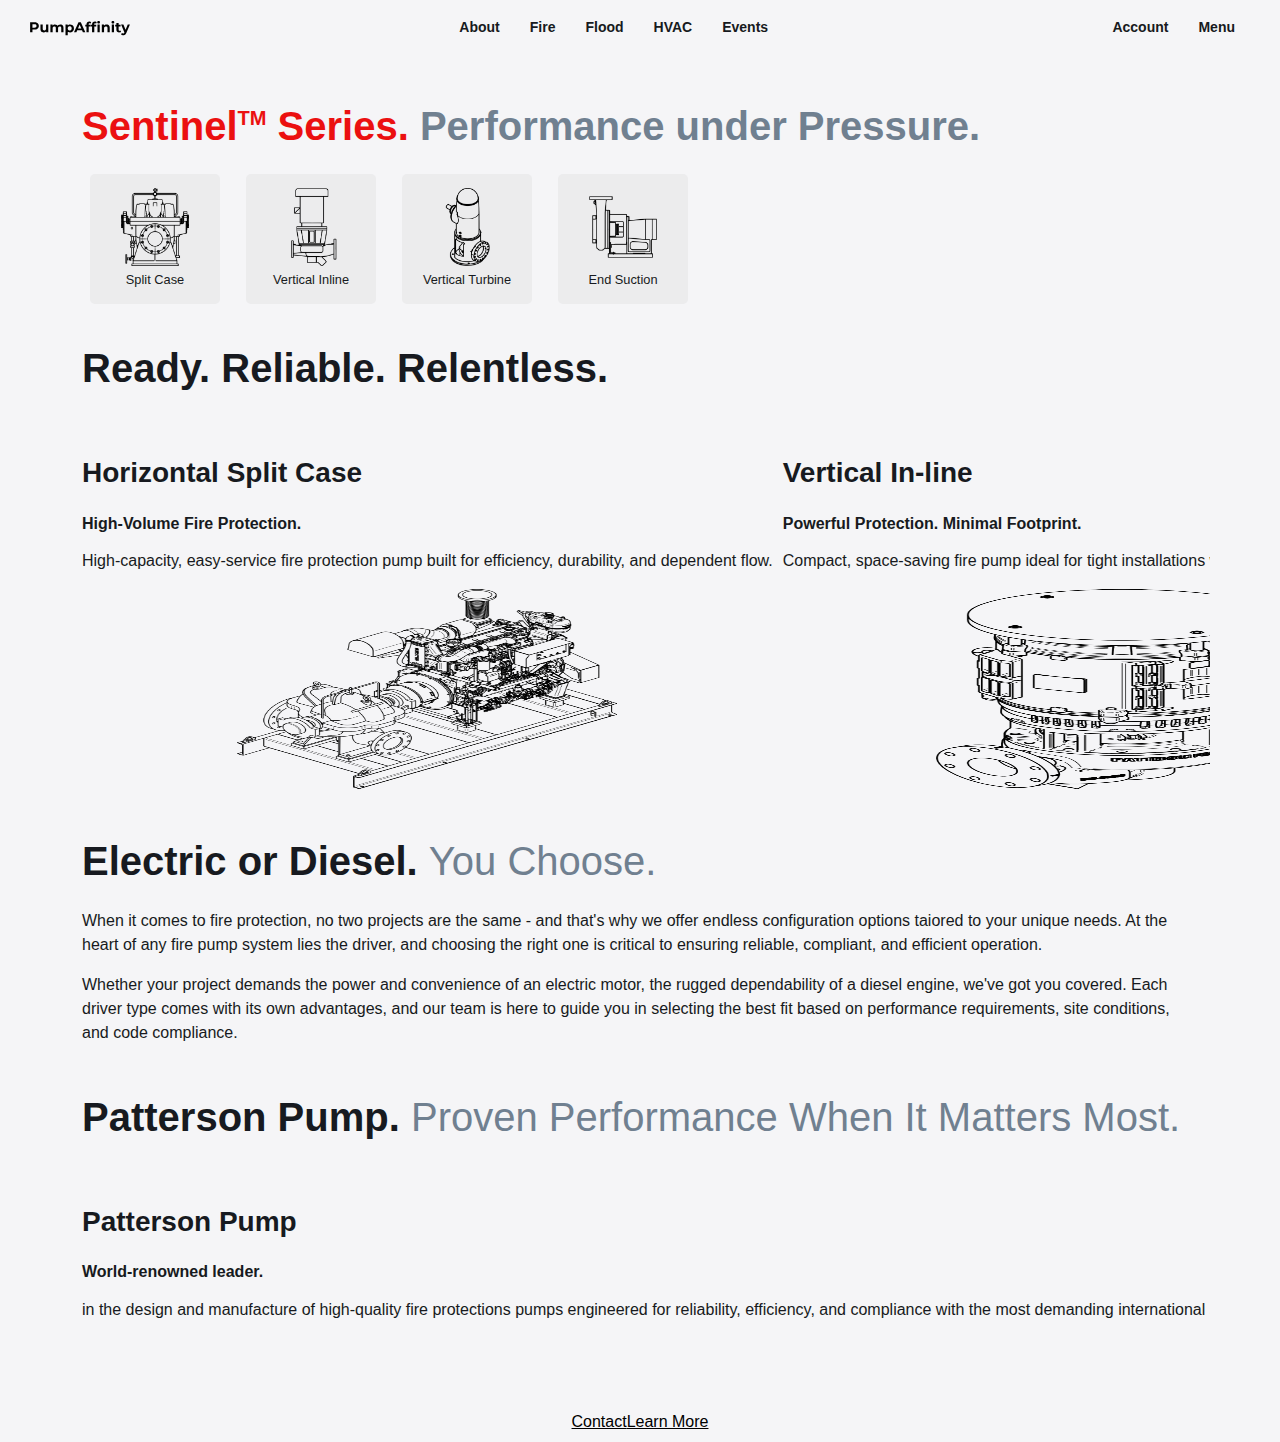
<file: docs/product/fire/index.html>
<!DOCTYPE html>
<html data-bs-theme="light" lang="en">

<head>
    <meta charset="utf-8">
<link rel="preconnect" href="https://fonts.googleapis.com">
<link rel="preconnect" href="https://fonts.gstatic.com" crossorigin>
<link href="https://fonts.googleapis.com/css2?family=Montserrat:ital,wght@0,100..900;1,100..900&display=swap" rel="stylesheet">
    <meta name="viewport" content="width=device-width, initial-scale=1.0, shrink-to-fit=no">
    <title>PumpAffinity</title>
    <meta name="MobileOptimized" content="width">
    <meta name="apple-web-app-capable" content="true">
    <meta name="HandheldFriendly" content="true">
    <meta name="viewport" content="width=device-width, minimum-scale=1.0, initial-scale=1.0, shrink-to-fit=no, viewport-fit=cover">
    <meta name="description" content="Authorised Representative of Patterson Pump Company.">
    <link rel="apple-touch-icon" type="image/png" sizes="180x180" href="../../assets/img/favicon/apple-touch-icon.png">
    <link rel="icon" type="image/png" sizes="16x16" href="../../assets/img/favicon/favicon-16x16.png">
    <link rel="icon" type="image/png" sizes="32x32" href="../../assets/img/favicon/favicon-32x32.png">
    <link rel="icon" type="image/png" sizes="180x180" href="../../assets/img/favicon/apple-touch-icon.png">
    <link rel="icon" type="image/png" sizes="192x192" href="../../assets/img/favicon/android-chrome-192x192.png">
    <link rel="icon" type="image/png" sizes="512x512" href="../../assets/img/favicon/android-chrome-512x512.png">
    <link rel="stylesheet" href="../../assets/bootstrap/css/bootstrap.min.css">
    <link rel="stylesheet" href="../../assets/css/styles.min.css">
    <link rel="stylesheet" href="../../assets/css/product.min.css">
</head>

<body style="background: #f5f5f7; overflow-x: hidden;">
    <header style="position: relative">
        <a class="logo" href="../../index.html" style="height: 24px;">
            <svg id="blackLogo" viewBox="0 0 555 80" fill="none" xmlns="http://www.w3.org/2000/svg">
                <path d="M0.640015 63V6.99999H24.88C29.8933 6.99999 34.2134 7.82666 37.84 9.48C41.4667 11.08 44.2667 13.4 46.24 16.44C48.2134 19.48 49.2 23.1067 49.2 27.32C49.2 31.48 48.2134 35.08 46.24 38.12C44.2667 41.16 41.4667 43.5067 37.84 45.16C34.2134 46.76 29.8933 47.56 24.88 47.56H7.84001L13.6 41.72V63H0.640015ZM13.6 43.16L7.84001 37H24.16C28.16 37 31.1467 36.1467 33.12 34.44C35.0934 32.7333 36.08 30.36 36.08 27.32C36.08 24.2267 35.0934 21.8267 33.12 20.12C31.1467 18.4133 28.16 17.56 24.16 17.56H7.84001L13.6 11.4V43.16Z" fill="black"/>
                <path d="M76.5138 63.64C72.9404 63.64 69.7404 62.9467 66.9138 61.56C64.1404 60.1733 61.9804 58.0667 60.4338 55.24C58.8871 52.36 58.1138 48.7067 58.1138 44.28V19.96H70.5938V42.44C70.5938 46.0133 71.3404 48.6533 72.8338 50.36C74.3804 52.0133 76.5404 52.84 79.3138 52.84C81.2338 52.84 82.9404 52.44 84.4338 51.64C85.9271 50.7867 87.1004 49.5067 87.9538 47.8C88.8071 46.04 89.2338 43.8533 89.2338 41.24V19.96H101.714V63H89.8738V51.16L92.0338 54.6C90.5938 57.5867 88.4604 59.8533 85.6338 61.4C82.8604 62.8933 79.8204 63.64 76.5138 63.64Z" fill="black"/>
                <path d="M168.396 19.32C171.809 19.32 174.822 20.0133 177.436 21.4C180.102 22.7333 182.182 24.8133 183.676 27.64C185.222 30.4133 185.996 33.9867 185.996 38.36V63H173.516V40.28C173.516 36.8133 172.796 34.2533 171.356 32.6C169.916 30.9467 167.889 30.12 165.276 30.12C163.462 30.12 161.836 30.5467 160.396 31.4C158.956 32.2 157.836 33.4267 157.036 35.08C156.236 36.7333 155.836 38.84 155.836 41.4V63H143.356V40.28C143.356 36.8133 142.636 34.2533 141.196 32.6C139.809 30.9467 137.809 30.12 135.196 30.12C133.382 30.12 131.756 30.5467 130.316 31.4C128.876 32.2 127.756 33.4267 126.956 35.08C126.156 36.7333 125.756 38.84 125.756 41.4V63H113.276V19.96H125.196V31.72L122.956 28.28C124.449 25.3467 126.556 23.1333 129.276 21.64C132.049 20.0933 135.196 19.32 138.716 19.32C142.662 19.32 146.102 20.3333 149.036 22.36C152.022 24.3333 153.996 27.3733 154.956 31.48L150.556 30.28C151.996 26.92 154.289 24.2533 157.436 22.28C160.636 20.3067 164.289 19.32 168.396 19.32Z" fill="black"/>
                <path d="M222.622 63.64C218.995 63.64 215.822 62.84 213.102 61.24C210.382 59.64 208.249 57.2133 206.702 53.96C205.209 50.6533 204.462 46.4933 204.462 41.48C204.462 36.4133 205.182 32.2533 206.622 29C208.062 25.7467 210.142 23.32 212.862 21.72C215.582 20.12 218.835 19.32 222.622 19.32C226.675 19.32 230.302 20.2533 233.502 22.12C236.755 23.9333 239.315 26.4933 241.182 29.8C243.102 33.1067 244.062 37 244.062 41.48C244.062 46.0133 243.102 49.9333 241.182 53.24C239.315 56.5467 236.755 59.1067 233.502 60.92C230.302 62.7333 226.675 63.64 222.622 63.64ZM197.182 78.52V19.96H209.102V28.76L208.862 41.56L209.662 54.28V78.52H197.182ZM220.462 53.4C222.542 53.4 224.382 52.92 225.982 51.96C227.635 51 228.942 49.64 229.902 47.88C230.915 46.0667 231.422 43.9333 231.422 41.48C231.422 38.9733 230.915 36.84 229.902 35.08C228.942 33.32 227.635 31.96 225.982 31C224.382 30.04 222.542 29.56 220.462 29.56C218.382 29.56 216.515 30.04 214.862 31C213.209 31.96 211.902 33.32 210.942 35.08C209.982 36.84 209.502 38.9733 209.502 41.48C209.502 43.9333 209.982 46.0667 210.942 47.88C211.902 49.64 213.209 51 214.862 51.96C216.515 52.92 218.382 53.4 220.462 53.4Z" fill="black"/>
                <path d="M244.374 63L269.334 6.99999H282.134L307.174 63H293.574L273.094 13.56H278.214L257.654 63H244.374ZM256.854 51L260.294 41.16H289.094L292.614 51H256.854Z" fill="black"/>
                <path d="M313.624 63V19C313.624 14.1467 315.064 10.28 317.944 7.39999C320.824 4.46666 324.93 2.99999 330.264 2.99999C332.077 2.99999 333.81 3.18666 335.464 3.56C337.17 3.93333 338.61 4.51999 339.784 5.32L336.504 14.36C335.81 13.88 335.037 13.5067 334.184 13.24C333.33 12.9733 332.424 12.84 331.464 12.84C329.65 12.84 328.237 13.3733 327.224 14.44C326.264 15.4533 325.784 17 325.784 19.08V23.08L326.104 28.44V63H313.624ZM306.984 30.52V20.92H336.824V30.52H306.984Z" fill="black"/>
                <path d="M344.561 63V19C344.561 14.1467 346.001 10.28 348.881 7.39999C351.761 4.46666 355.868 2.99999 361.201 2.99999C363.015 2.99999 364.748 3.18666 366.401 3.56C368.108 3.93333 369.548 4.51999 370.721 5.32L367.441 14.36C366.748 13.88 365.975 13.5067 365.121 13.24C364.268 12.9733 363.361 12.84 362.401 12.84C360.588 12.84 359.175 13.3733 358.161 14.44C357.201 15.4533 356.721 17 356.721 19.08V23.08L357.041 28.44V63H344.561ZM337.921 30.52V20.92H367.761V30.52H337.921ZM374.801 63V19.96H387.281V63H374.801ZM381.041 13.96C378.748 13.96 376.881 13.2933 375.441 11.96C374.001 10.6267 373.281 8.97333 373.281 6.99999C373.281 5.02666 374.001 3.37333 375.441 2.04C376.881 0.706661 378.748 0.0399933 381.041 0.0399933C383.335 0.0399933 385.201 0.679995 386.641 1.96C388.081 3.18666 388.801 4.78666 388.801 6.76C388.801 8.84 388.081 10.5733 386.641 11.96C385.255 13.2933 383.388 13.96 381.041 13.96Z" fill="black"/>
                <path d="M424.983 19.32C428.396 19.32 431.436 20.0133 434.103 21.4C436.823 22.7333 438.956 24.8133 440.503 27.64C442.049 30.4133 442.823 33.9867 442.823 38.36V63H430.343V40.28C430.343 36.8133 429.569 34.2533 428.023 32.6C426.529 30.9467 424.396 30.12 421.623 30.12C419.649 30.12 417.863 30.5467 416.263 31.4C414.716 32.2 413.489 33.4533 412.583 35.16C411.729 36.8667 411.303 39.0533 411.303 41.72V63H398.823V19.96H410.743V31.88L408.503 28.28C410.049 25.4 412.263 23.1867 415.143 21.64C418.023 20.0933 421.303 19.32 424.983 19.32Z" fill="black"/>
                <path d="M454.135 63V19.96H466.615V63H454.135ZM460.375 13.96C458.082 13.96 456.215 13.2933 454.775 11.96C453.335 10.6267 452.615 8.97333 452.615 6.99999C452.615 5.02666 453.335 3.37333 454.775 2.04C456.215 0.706661 458.082 0.0399933 460.375 0.0399933C462.668 0.0399933 464.535 0.679995 465.975 1.96C467.415 3.18666 468.135 4.78666 468.135 6.76C468.135 8.84 467.415 10.5733 465.975 11.96C464.588 13.2933 462.722 13.96 460.375 13.96Z" fill="black"/>
                <path d="M495.798 63.64C490.731 63.64 486.784 62.36 483.958 59.8C481.131 57.1867 479.718 53.32 479.718 48.2V10.44H492.198V48.04C492.198 49.8533 492.678 51.2667 493.638 52.28C494.598 53.24 495.904 53.72 497.558 53.72C499.531 53.72 501.211 53.1867 502.598 52.12L505.958 60.92C504.678 61.8267 503.131 62.52 501.318 63C499.558 63.4267 497.718 63.64 495.798 63.64ZM473.078 30.52V20.92H502.918V30.52H473.078Z" fill="black"/>
                <path d="M517.622 79.16C515.382 79.16 513.169 78.8133 510.982 78.12C508.795 77.4267 507.009 76.4667 505.622 75.24L510.182 66.36C511.142 67.2133 512.235 67.88 513.462 68.36C514.742 68.84 515.995 69.08 517.222 69.08C518.982 69.08 520.369 68.6533 521.382 67.8C522.449 67 523.409 65.64 524.262 63.72L526.502 58.44L527.462 57.08L542.902 19.96H554.902L535.462 65.64C534.075 69.1067 532.475 71.8267 530.662 73.8C528.902 75.7733 526.929 77.16 524.742 77.96C522.609 78.76 520.235 79.16 517.622 79.16ZM524.982 64.68L505.782 19.96H518.662L533.542 55.96L524.982 64.68Z" fill="black"/>
            </svg>
        </a>
        <nav class="center desktop"><a href="../../about.html">About</a><a href="#">Fire</a><a href="https://www.pattersonpumps.com/assets/pdf/NewWater.pdf">Flood</a><a href="https://www.pattersonpumps.com/assets/pdf/HVACBrochure.pdf">HVAC</a><a href="https://www.pumpaffinity.com/events">Events</a></nav>
        <nav class="right"><a class="desktop" href="https://distributor.pumpaffinity.com">Account</a><a id="menuBtn" href="#">Menu</a></nav>
    </header>
    <div class="backdrop"></div>
    <aside><button class="close">&times;</button><a href="../../about.html">About Us</a><a href="#">Fire</a><a href="https://www.pattersonpumps.com/assets/pdf/NewWater.pdf">Flood</a><a href="https://www.pattersonpumps.com/assets/pdf/HVACBrochure.pdf">HVAC</a><a href="../../contact.html">Contact</a><a href="http://distributor.pumpaffinity.com">Account</a></aside>
    <div class="container my-5">
        <div class="row">
            <div class="col-12">
                <h1 style="font-weight: bolder;color: #eb1010;">Sentinel<span style="font-size: 20px;position: relative;bottom: 15px;">TM</span>&nbsp;Series.&nbsp;<span class="d-inline-flex" style="color: slategray">Performance under Pressure.</span></h1>
            </div>
            <div class="col mt-2" style="display: flex; overflow-x: auto; white-space: nowrap; gap: 10px;">
                <div class="text-center d-flex flex-column justify-content-center align-items-center m-2" style="min-width: 130px;height: 130px;background-color: rgba(211,211,211,0.28);border-radius: 5px;"><img class="img-fluid" width="942" height="1080" src="../../assets/img/product/fire/Doodly%20-%20HorizontalSplit.png" style="width: 68px">
                    <p class="m-0 mt-1" style="font-size: .8rem">Split Case</p>
                </div>
                <div class="text-center d-flex flex-column justify-content-center align-items-center m-2" style="min-width: 130px;height: 130px;background-color: rgba(211,211,211,0.28);border-radius: 5px;"><img class="img-fluid" width="942" height="1080" src="../../assets/img/product/fire/Doodly%20-%20Vertical%20Inline.png" style="width: 68px">
                    <p class="m-0 mt-1" style="font-size: .8rem">Vertical Inline</p>
                </div>
                <div class="text-center d-flex flex-column justify-content-center align-items-center m-2" style="min-width: 130px;height: 130px;background-color: rgba(211,211,211,0.28);border-radius: 5px;"><img class="img-fluid" width="942" height="1080" src="../../assets/img/product/fire/Doodly%20-%20Vertical%20Turbine.png" style="width: 68px">
                    <p class="m-0 mt-1" style="font-size: .8rem">Vertical Turbine</p>
                </div>
                <div class="text-center d-flex flex-column justify-content-center align-items-center m-2" style="min-width: 130px;height: 130px;background-color: rgba(211,211,211,0.28);border-radius: 5px;"><img class="img-fluid" width="942" height="1080" src="../../assets/img/product/fire/Doodly%20-%20End%20Suction.png" style="width: 68px">
                    <p class="m-0 mt-1" style="font-size: .8rem">End Suction</p>
                </div>
            </div>
        </div>
        <div class="row mt-3">
            <div class="col-12 my-3">
                <h1 style="font-weight: bolder;">Ready. Reliable. Relentless.</h1>
            </div>
            <div class="col py-3 hide-scrollbar" style="display: flex; overflow-x: auto; white-space: nowrap; gap: 10px;">
                <div class="d-flex flex-column floating-card">
                    <h3 class="mt-4" style="font-weight: bold">Horizontal Split Case</h3>
                    <h6 class="my-3 rainbow-text" style="font-weight: bold;">High-Volume Fire Protection.</h6>
                    <p>High-capacity, easy-service fire protection pump built for efficiency, durability, and dependent flow.</p><img class="img-fluid" width="1048" height="1105" src="../../assets/img/product/fire/hsc.png" style="max-width: 55%; max-height: 200px; margin: 0 auto;">
                </div>
                <div class="d-flex flex-column floating-card">
                    <h3 class="mt-4" style="font-weight: bold">Vertical In-line</h3>
                    <h6 class="my-3 rainbow-text" style="font-weight: bold;">Powerful Protection. Minimal Footprint.</h6>
                    <p>Compact, space-saving fire pump ideal for tight installations without compromising performance.</p><img class="img-fluid" width="592" height="1106" src="../../assets/img/product/fire/VIL.png" style="max-width: 55%; max-height: 200px; margin: 0 auto;">
                </div>
                <div class="d-flex flex-column floating-card">
                    <h3 class="mt-4" style="font-weight: bold">Vertical Turbine</h3>
                    <h6 class="my-3 rainbow-text" style="font-weight: bold;">From the Source, Up.</h6>
                    <p>Perfect for deep well or water tank sources - reliable fire protection from below ground.</p><img class="img-fluid" width="779" height="1106" src="../../assets/img/product/fire/turbine.png" style="max-width: 55%; max-height: 200px;margin: 0 auto;">
                </div>
                <div class="d-flex flex-column floating-card">
                    <h3 class="mt-4" style="font-weight: bold">End Suction</h3>
                    <h6 class="my-3 rainbow-text" style="font-weight: bold;">Compact. Capable. Cost-Efficient.</h6>
                    <p>Cost-effective fire pump for lower flow demands - efficient, versatile, and easy to maintain.</p><img class="img-fluid" width="1328" height="1105" src="../../assets/img/product/fire/es.png" style="max-width: 55%; max-height: 200px; margin: 0 auto;">
                </div>
            </div>
        </div>
        <div class="row my-3">
            <div class="col-12 my-3">
                <h1 style="font-weight: bolder;">Electric or Diesel.&nbsp;<span style="color: slategray; font-weight: normal;">You Choose.</span></h1>
            </div>
            <div class="col">
                <p>When it comes to fire protection, no two projects are the same - and that's why we offer endless configuration options taiored to your unique needs. At the heart of any fire pump system lies the driver, and choosing the right one is critical to ensuring reliable, compliant, and efficient operation.</p>
                <p>Whether your project demands the power and convenience of an electric motor, the rugged dependability of a diesel engine, we've got you covered. Each driver type comes with its own advantages, and our team is here to guide you in selecting the best fit based on performance requirements, site conditions, and code compliance.&nbsp;</p>
            </div>
        </div>
        <div class="row mt-3">
            <div class="col-12 my-3">
                <h1 style="font-weight: bolder;">Patterson Pump.&nbsp;<span style="color: slategray; font-weight: normal;">Proven Performance When It Matters Most.</span></h1>
            </div>
            <div class="col py-3 hide-scrollbar" style="display: flex; overflow-x: auto; white-space: nowrap; gap: 10px;">
                <div class="d-flex flex-column floating-card">
                    <h3 class="mt-4" style="font-weight: bold">Patterson Pump</h3>
                    <h6 class="my-3 rainbow-text" style="font-weight: bold;">World-renowned leader.</h6>
                    <p>in the design and manufacture of high-quality fire protections pumps engineered for reliability, efficiency, and compliance with the most demanding international standards.</p>
                </div>
                <div class="d-flex flex-column floating-card">
                    <h3 class="mt-4" style="font-weight: bold">Built with Confidence</h3>
                    <h6 class="my-3 rainbow-text" style="font-weight: bold;">Precision-built in US or Ireland.</h6>
                    <p>Each Patterson fire pump is precision built to deliver consistent performance under the toughest conditions. Tested and certified to NFPA20, UL, and FM standards, ensuring complete peace of mind for consultants, contractors, and end users alike.&nbsp;</p>
                </div>
                <div class="d-flex flex-column floating-card">
                    <h3 class="mt-4" style="font-weight: bold">Flexible Configurations</h3>
                    <h6 class="my-3 rainbow-text" style="font-weight: bold;">Wide Range.</h6>
                    <p>With a wide range of horizontal split case, vertical turbine, end suction, and in-line models, Patterson offers endless configurations to meet your exact project requirements.</p>
                </div>
                <div class="d-flex flex-column floating-card">
                    <h3 class="mt-4" style="font-weight: bold">Commitment to Quality</h3>
                    <h6 class="my-3 rainbow-text" style="font-weight: bold;">International Certification</h6>
                    <p>Backed by ISO9001 certification, Patterson Pump's manufacturing excellence guarantees precision workmanship, robust materials, and comprehensive testing before shipment.</p>
                </div>
                <div class="d-flex flex-column floating-card">
                    <h3 class="mt-4" style="font-weight: bold">Global Reach</h3>
                    <h6 class="my-3 rainbow-text" style="font-weight: bold;">Representatives Worldwide.</h6>
                    <p>With a network of experienced partners and service representatives worldwide, Patterson provides responsive support, and after-sales service to ensure your system's readiness at all times.</p>
                </div>
            </div>
        </div>
    </div>
    <div class="container-fluid">
        <div class="row">
            <div class="col-12 d-flex flex-row justify-content-center align-items-center my-2"><a class="footer-text" href="../../contact.html">Contact</a><a class="footer-text" href="https://pattersonpumps.com/wp-content/uploads/2024/10/Brochure-Fire.pdf">Learn More</a></div>
        </div>
    </div>
    <script src="../../assets/bootstrap/js/bootstrap.min.js"></script>
    <script src="../../assets/js/script.min.js"></script>
</body>

</html>
</file>
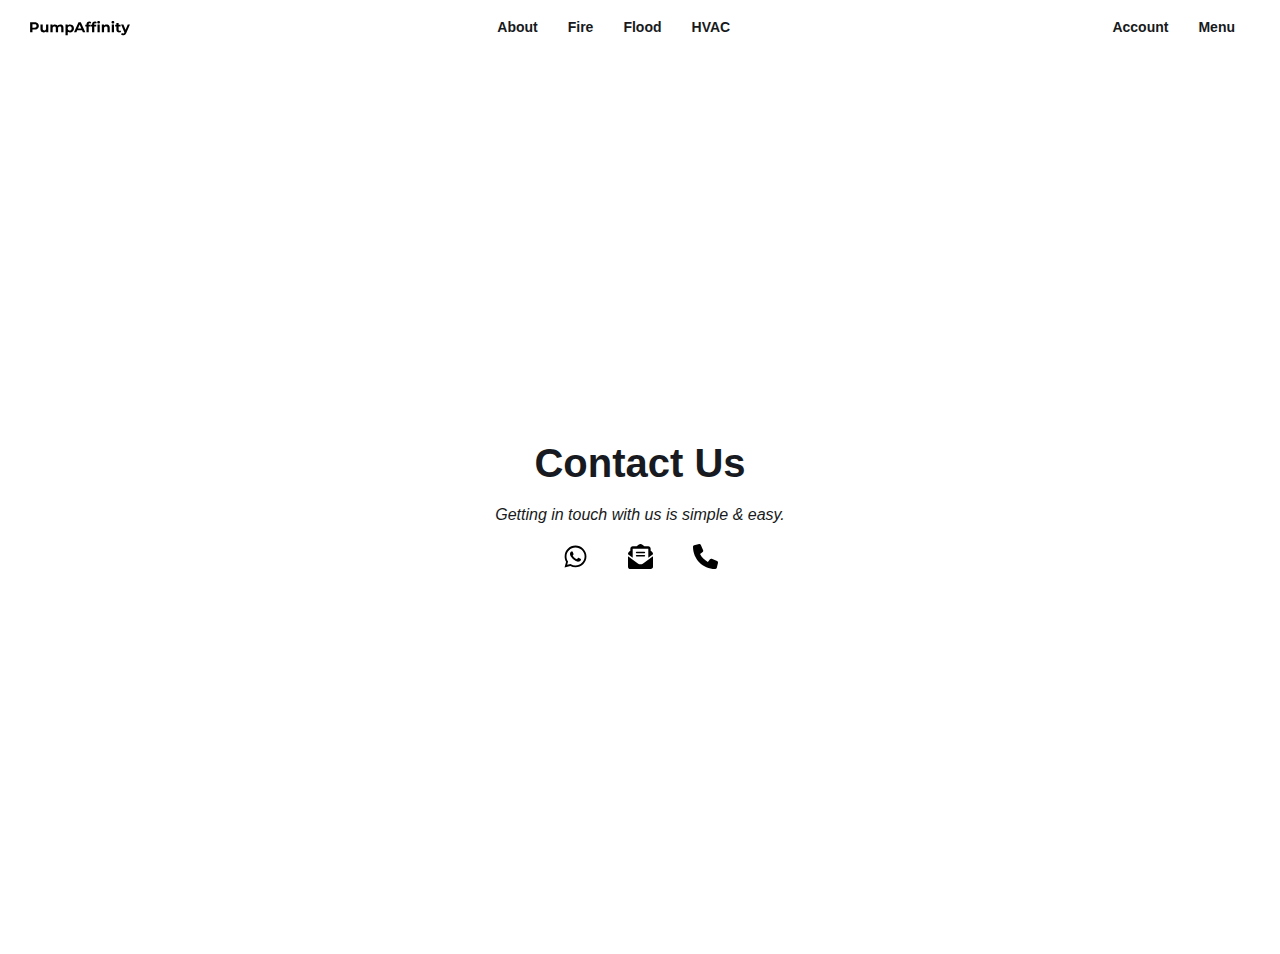
<file: docs/contact.html>
<!DOCTYPE html>
<html data-bs-theme="light" lang="en">

<head>
    <meta charset="utf-8">
    <meta name="viewport" content="width=device-width, initial-scale=1.0, shrink-to-fit=no">
    <title>PumpAffinity</title>
    <meta name="description" content="Authorised Representative of Patterson Pump Company.">
    <meta name="MobileOptimized" content="width">
    <meta name="apple-web-app-capable" content="true">
    <meta name="HandheldFriendly" content="true">
    <meta name="viewport" content="width=device-width, minimum-scale=1.0, initial-scale=1.0, shrink-to-fit=no, viewport-fit=cover">
    <link rel="apple-touch-icon" type="image/png" sizes="180x180" href="assets/img/favicon/apple-touch-icon.png">
    <link rel="icon" type="image/png" sizes="16x16" href="assets/img/favicon/favicon-16x16.png">
    <link rel="icon" type="image/png" sizes="32x32" href="assets/img/favicon/favicon-32x32.png">
    <link rel="icon" type="image/png" sizes="180x180" href="assets/img/favicon/apple-touch-icon.png">
    <link rel="icon" type="image/png" sizes="192x192" href="assets/img/favicon/android-chrome-192x192.png">
    <link rel="icon" type="image/png" sizes="512x512" href="assets/img/favicon/android-chrome-512x512.png">
    <link rel="stylesheet" href="assets/bootstrap/css/bootstrap.min.css">
    <link rel="stylesheet" href="assets/css/styles.min.css">
    <link rel="stylesheet" href="assets/css/aos.min.min.css">
    <link rel="stylesheet" href="assets/css/animate.min.min.css">
    <link rel="stylesheet" href="assets/css/online_form.min.css">
</head>

<body style="overflow-x: hidden;">
    <header style="position: relative"><a class="logo" href="index.html" style="height: 24px;"><svg viewBox="0 0 555 80" fill="none" xmlns="http://www.w3.org/2000/svg">
<path d="M0.640015 63V6.99999H24.88C29.8933 6.99999 34.2134 7.82666 37.84 9.48C41.4667 11.08 44.2667 13.4 46.24 16.44C48.2134 19.48 49.2 23.1067 49.2 27.32C49.2 31.48 48.2134 35.08 46.24 38.12C44.2667 41.16 41.4667 43.5067 37.84 45.16C34.2134 46.76 29.8933 47.56 24.88 47.56H7.84001L13.6 41.72V63H0.640015ZM13.6 43.16L7.84001 37H24.16C28.16 37 31.1467 36.1467 33.12 34.44C35.0934 32.7333 36.08 30.36 36.08 27.32C36.08 24.2267 35.0934 21.8267 33.12 20.12C31.1467 18.4133 28.16 17.56 24.16 17.56H7.84001L13.6 11.4V43.16Z" fill="black"/>
<path d="M76.5138 63.64C72.9404 63.64 69.7404 62.9467 66.9138 61.56C64.1404 60.1733 61.9804 58.0667 60.4338 55.24C58.8871 52.36 58.1138 48.7067 58.1138 44.28V19.96H70.5938V42.44C70.5938 46.0133 71.3404 48.6533 72.8338 50.36C74.3804 52.0133 76.5404 52.84 79.3138 52.84C81.2338 52.84 82.9404 52.44 84.4338 51.64C85.9271 50.7867 87.1004 49.5067 87.9538 47.8C88.8071 46.04 89.2338 43.8533 89.2338 41.24V19.96H101.714V63H89.8738V51.16L92.0338 54.6C90.5938 57.5867 88.4604 59.8533 85.6338 61.4C82.8604 62.8933 79.8204 63.64 76.5138 63.64Z" fill="black"/>
<path d="M168.396 19.32C171.809 19.32 174.822 20.0133 177.436 21.4C180.102 22.7333 182.182 24.8133 183.676 27.64C185.222 30.4133 185.996 33.9867 185.996 38.36V63H173.516V40.28C173.516 36.8133 172.796 34.2533 171.356 32.6C169.916 30.9467 167.889 30.12 165.276 30.12C163.462 30.12 161.836 30.5467 160.396 31.4C158.956 32.2 157.836 33.4267 157.036 35.08C156.236 36.7333 155.836 38.84 155.836 41.4V63H143.356V40.28C143.356 36.8133 142.636 34.2533 141.196 32.6C139.809 30.9467 137.809 30.12 135.196 30.12C133.382 30.12 131.756 30.5467 130.316 31.4C128.876 32.2 127.756 33.4267 126.956 35.08C126.156 36.7333 125.756 38.84 125.756 41.4V63H113.276V19.96H125.196V31.72L122.956 28.28C124.449 25.3467 126.556 23.1333 129.276 21.64C132.049 20.0933 135.196 19.32 138.716 19.32C142.662 19.32 146.102 20.3333 149.036 22.36C152.022 24.3333 153.996 27.3733 154.956 31.48L150.556 30.28C151.996 26.92 154.289 24.2533 157.436 22.28C160.636 20.3067 164.289 19.32 168.396 19.32Z" fill="black"/>
<path d="M222.622 63.64C218.995 63.64 215.822 62.84 213.102 61.24C210.382 59.64 208.249 57.2133 206.702 53.96C205.209 50.6533 204.462 46.4933 204.462 41.48C204.462 36.4133 205.182 32.2533 206.622 29C208.062 25.7467 210.142 23.32 212.862 21.72C215.582 20.12 218.835 19.32 222.622 19.32C226.675 19.32 230.302 20.2533 233.502 22.12C236.755 23.9333 239.315 26.4933 241.182 29.8C243.102 33.1067 244.062 37 244.062 41.48C244.062 46.0133 243.102 49.9333 241.182 53.24C239.315 56.5467 236.755 59.1067 233.502 60.92C230.302 62.7333 226.675 63.64 222.622 63.64ZM197.182 78.52V19.96H209.102V28.76L208.862 41.56L209.662 54.28V78.52H197.182ZM220.462 53.4C222.542 53.4 224.382 52.92 225.982 51.96C227.635 51 228.942 49.64 229.902 47.88C230.915 46.0667 231.422 43.9333 231.422 41.48C231.422 38.9733 230.915 36.84 229.902 35.08C228.942 33.32 227.635 31.96 225.982 31C224.382 30.04 222.542 29.56 220.462 29.56C218.382 29.56 216.515 30.04 214.862 31C213.209 31.96 211.902 33.32 210.942 35.08C209.982 36.84 209.502 38.9733 209.502 41.48C209.502 43.9333 209.982 46.0667 210.942 47.88C211.902 49.64 213.209 51 214.862 51.96C216.515 52.92 218.382 53.4 220.462 53.4Z" fill="black"/>
<path d="M244.374 63L269.334 6.99999H282.134L307.174 63H293.574L273.094 13.56H278.214L257.654 63H244.374ZM256.854 51L260.294 41.16H289.094L292.614 51H256.854Z" fill="black"/>
<path d="M313.624 63V19C313.624 14.1467 315.064 10.28 317.944 7.39999C320.824 4.46666 324.93 2.99999 330.264 2.99999C332.077 2.99999 333.81 3.18666 335.464 3.56C337.17 3.93333 338.61 4.51999 339.784 5.32L336.504 14.36C335.81 13.88 335.037 13.5067 334.184 13.24C333.33 12.9733 332.424 12.84 331.464 12.84C329.65 12.84 328.237 13.3733 327.224 14.44C326.264 15.4533 325.784 17 325.784 19.08V23.08L326.104 28.44V63H313.624ZM306.984 30.52V20.92H336.824V30.52H306.984Z" fill="black"/>
<path d="M344.561 63V19C344.561 14.1467 346.001 10.28 348.881 7.39999C351.761 4.46666 355.868 2.99999 361.201 2.99999C363.015 2.99999 364.748 3.18666 366.401 3.56C368.108 3.93333 369.548 4.51999 370.721 5.32L367.441 14.36C366.748 13.88 365.975 13.5067 365.121 13.24C364.268 12.9733 363.361 12.84 362.401 12.84C360.588 12.84 359.175 13.3733 358.161 14.44C357.201 15.4533 356.721 17 356.721 19.08V23.08L357.041 28.44V63H344.561ZM337.921 30.52V20.92H367.761V30.52H337.921ZM374.801 63V19.96H387.281V63H374.801ZM381.041 13.96C378.748 13.96 376.881 13.2933 375.441 11.96C374.001 10.6267 373.281 8.97333 373.281 6.99999C373.281 5.02666 374.001 3.37333 375.441 2.04C376.881 0.706661 378.748 0.0399933 381.041 0.0399933C383.335 0.0399933 385.201 0.679995 386.641 1.96C388.081 3.18666 388.801 4.78666 388.801 6.76C388.801 8.84 388.081 10.5733 386.641 11.96C385.255 13.2933 383.388 13.96 381.041 13.96Z" fill="black"/>
<path d="M424.983 19.32C428.396 19.32 431.436 20.0133 434.103 21.4C436.823 22.7333 438.956 24.8133 440.503 27.64C442.049 30.4133 442.823 33.9867 442.823 38.36V63H430.343V40.28C430.343 36.8133 429.569 34.2533 428.023 32.6C426.529 30.9467 424.396 30.12 421.623 30.12C419.649 30.12 417.863 30.5467 416.263 31.4C414.716 32.2 413.489 33.4533 412.583 35.16C411.729 36.8667 411.303 39.0533 411.303 41.72V63H398.823V19.96H410.743V31.88L408.503 28.28C410.049 25.4 412.263 23.1867 415.143 21.64C418.023 20.0933 421.303 19.32 424.983 19.32Z" fill="black"/>
<path d="M454.135 63V19.96H466.615V63H454.135ZM460.375 13.96C458.082 13.96 456.215 13.2933 454.775 11.96C453.335 10.6267 452.615 8.97333 452.615 6.99999C452.615 5.02666 453.335 3.37333 454.775 2.04C456.215 0.706661 458.082 0.0399933 460.375 0.0399933C462.668 0.0399933 464.535 0.679995 465.975 1.96C467.415 3.18666 468.135 4.78666 468.135 6.76C468.135 8.84 467.415 10.5733 465.975 11.96C464.588 13.2933 462.722 13.96 460.375 13.96Z" fill="black"/>
<path d="M495.798 63.64C490.731 63.64 486.784 62.36 483.958 59.8C481.131 57.1867 479.718 53.32 479.718 48.2V10.44H492.198V48.04C492.198 49.8533 492.678 51.2667 493.638 52.28C494.598 53.24 495.904 53.72 497.558 53.72C499.531 53.72 501.211 53.1867 502.598 52.12L505.958 60.92C504.678 61.8267 503.131 62.52 501.318 63C499.558 63.4267 497.718 63.64 495.798 63.64ZM473.078 30.52V20.92H502.918V30.52H473.078Z" fill="black"/>
<path d="M517.622 79.16C515.382 79.16 513.169 78.8133 510.982 78.12C508.795 77.4267 507.009 76.4667 505.622 75.24L510.182 66.36C511.142 67.2133 512.235 67.88 513.462 68.36C514.742 68.84 515.995 69.08 517.222 69.08C518.982 69.08 520.369 68.6533 521.382 67.8C522.449 67 523.409 65.64 524.262 63.72L526.502 58.44L527.462 57.08L542.902 19.96H554.902L535.462 65.64C534.075 69.1067 532.475 71.8267 530.662 73.8C528.902 75.7733 526.929 77.16 524.742 77.96C522.609 78.76 520.235 79.16 517.622 79.16ZM524.982 64.68L505.782 19.96H518.662L533.542 55.96L524.982 64.68Z" fill="black"/>
</svg>
</a>
        <nav class="center desktop"><a href="about.html">About</a><a href="https://pattersonpumps.com/assets/pdf/Brochures/Brochure%20-%20Fire.pdf">Fire</a><a href="https://www.pattersonpumps.com/assets/pdf/NewWater.pdf">Flood</a><a href="https://www.pattersonpumps.com/assets/pdf/HVACBrochure.pdf">HVAC</a></nav>
        <nav class="right"><a class="desktop" href="http://distributor.pumpaffinity.com">Account</a><a id="menuBtn" href="#">Menu</a></nav>
    </header>
    <aside><button class="close">&times;</button><a href="about.html">About Us</a><a href="https://pattersonpumps.com/assets/pdf/Brochures/Brochure%20-%20Fire.pdf">Fire</a><a href="https://www.pattersonpumps.com/assets/pdf/NewWater.pdf">Flood</a><a href="https://www.pattersonpumps.com/assets/pdf/HVACBrochure.pdf">HVAC</a><a href="contact.html">Contact</a><a href="http://distributor.pumpaffinity.com">Account</a></aside>
    <div class="backdrop"></div>
    <section class="d-flex justify-content-center align-items-center flex-column" style="height: 100vh;">
        <h1 class="rubberBand animated fw-semibold mb-3">Contact Us</h1>
        <p class="pulse animated fst-italic">Getting in touch with us is simple &amp; easy.</p>
        <div data-aos="fade-up" data-aos-delay="300" data-aos-once="true"><a href="https://wa.me/6598153263"><svg xmlns="http://www.w3.org/2000/svg" viewBox="-32 0 512 512" width="1em" height="1em" fill="currentColor">
                    <!--! Font Awesome Free 6.1.1 by @fontawesome - https://fontawesome.com License - https://fontawesome.com/license/free (Icons: CC BY 4.0, Fonts: SIL OFL 1.1, Code: MIT License) Copyright 2022 Fonticons, Inc. -->
                    <path d="M380.9 97.1C339 55.1 283.2 32 223.9 32c-122.4 0-222 99.6-222 222 0 39.1 10.2 77.3 29.6 111L0 480l117.7-30.9c32.4 17.7 68.9 27 106.1 27h.1c122.3 0 224.1-99.6 224.1-222 0-59.3-25.2-115-67.1-157zm-157 341.6c-33.2 0-65.7-8.9-94-25.7l-6.7-4-69.8 18.3L72 359.2l-4.4-7c-18.5-29.4-28.2-63.3-28.2-98.2 0-101.7 82.8-184.5 184.6-184.5 49.3 0 95.6 19.2 130.4 54.1 34.8 34.9 56.2 81.2 56.1 130.5 0 101.8-84.9 184.6-186.6 184.6zm101.2-138.2c-5.5-2.8-32.8-16.2-37.9-18-5.1-1.9-8.8-2.8-12.5 2.8-3.7 5.6-14.3 18-17.6 21.8-3.2 3.7-6.5 4.2-12 1.4-32.6-16.3-54-29.1-75.5-66-5.7-9.8 5.7-9.1 16.3-30.3 1.8-3.7.9-6.9-.5-9.7-1.4-2.8-12.5-30.1-17.1-41.2-4.5-10.8-9.1-9.3-12.5-9.5-3.2-.2-6.9-.2-10.6-.2-3.7 0-9.7 1.4-14.8 6.9-5.1 5.6-19.4 19-19.4 46.3 0 27.3 19.9 53.7 22.6 57.4 2.8 3.7 39.1 59.7 94.8 83.8 35.2 15.2 49 16.5 66.6 13.9 10.7-1.6 32.8-13.4 37.4-26.4 4.6-13 4.6-24.1 3.2-26.4-1.3-2.5-5-3.9-10.5-6.6z"></path>
                </svg></a><a href="mailto:yslow@pumpaffinity.com"><svg xmlns="http://www.w3.org/2000/svg" viewBox="0 0 512 512" width="1em" height="1em" fill="currentColor">
                    <!--! Font Awesome Free 6.1.1 by @fontawesome - https://fontawesome.com License - https://fontawesome.com/license/free (Icons: CC BY 4.0, Fonts: SIL OFL 1.1, Code: MIT License) Copyright 2022 Fonticons, Inc. -->
                    <path d="M256 417.1c-16.38 0-32.88-4.1-46.88-15.12L0 250.9v213.1C0 490.5 21.5 512 48 512h416c26.5 0 48-21.5 48-47.1V250.9l-209.1 151.1C288.9 412 272.4 417.1 256 417.1zM493.6 163C484.8 156 476.4 149.5 464 140.1v-44.12c0-26.5-21.5-48-48-48l-77.5 .0016c-3.125-2.25-5.875-4.25-9.125-6.5C312.6 29.13 279.3-.3732 256 .0018C232.8-.3732 199.4 29.13 182.6 41.5c-3.25 2.25-6 4.25-9.125 6.5L96 48c-26.5 0-48 21.5-48 48v44.12C35.63 149.5 27.25 156 18.38 163C6.75 172 0 186 0 200.8v10.62l96 69.37V96h320v184.7l96-69.37V200.8C512 186 505.3 172 493.6 163zM176 255.1h160c8.836 0 16-7.164 16-15.1c0-8.838-7.164-16-16-16h-160c-8.836 0-16 7.162-16 16C160 248.8 167.2 255.1 176 255.1zM176 191.1h160c8.836 0 16-7.164 16-16c0-8.838-7.164-15.1-16-15.1h-160c-8.836 0-16 7.162-16 15.1C160 184.8 167.2 191.1 176 191.1z"></path>
                </svg></a><a href="tel:6598153263"><svg xmlns="http://www.w3.org/2000/svg" viewBox="0 0 512 512" width="1em" height="1em" fill="currentColor">
                    <!--! Font Awesome Free 6.1.1 by @fontawesome - https://fontawesome.com License - https://fontawesome.com/license/free (Icons: CC BY 4.0, Fonts: SIL OFL 1.1, Code: MIT License) Copyright 2022 Fonticons, Inc. -->
                    <path d="M511.2 387l-23.25 100.8c-3.266 14.25-15.79 24.22-30.46 24.22C205.2 512 0 306.8 0 54.5c0-14.66 9.969-27.2 24.22-30.45l100.8-23.25C139.7-2.602 154.7 5.018 160.8 18.92l46.52 108.5c5.438 12.78 1.77 27.67-8.98 36.45L144.5 207.1c33.98 69.22 90.26 125.5 159.5 159.5l44.08-53.8c8.688-10.78 23.69-14.51 36.47-8.975l108.5 46.51C506.1 357.2 514.6 372.4 511.2 387z"></path>
                </svg></a></div>
    </section>
    <script src="assets/bootstrap/js/bootstrap.min.js"></script>
    <script src="assets/js/script.min.js"></script>
    <script src="assets/js/aos.min.min.js"></script>
</body>

</html>
</file>
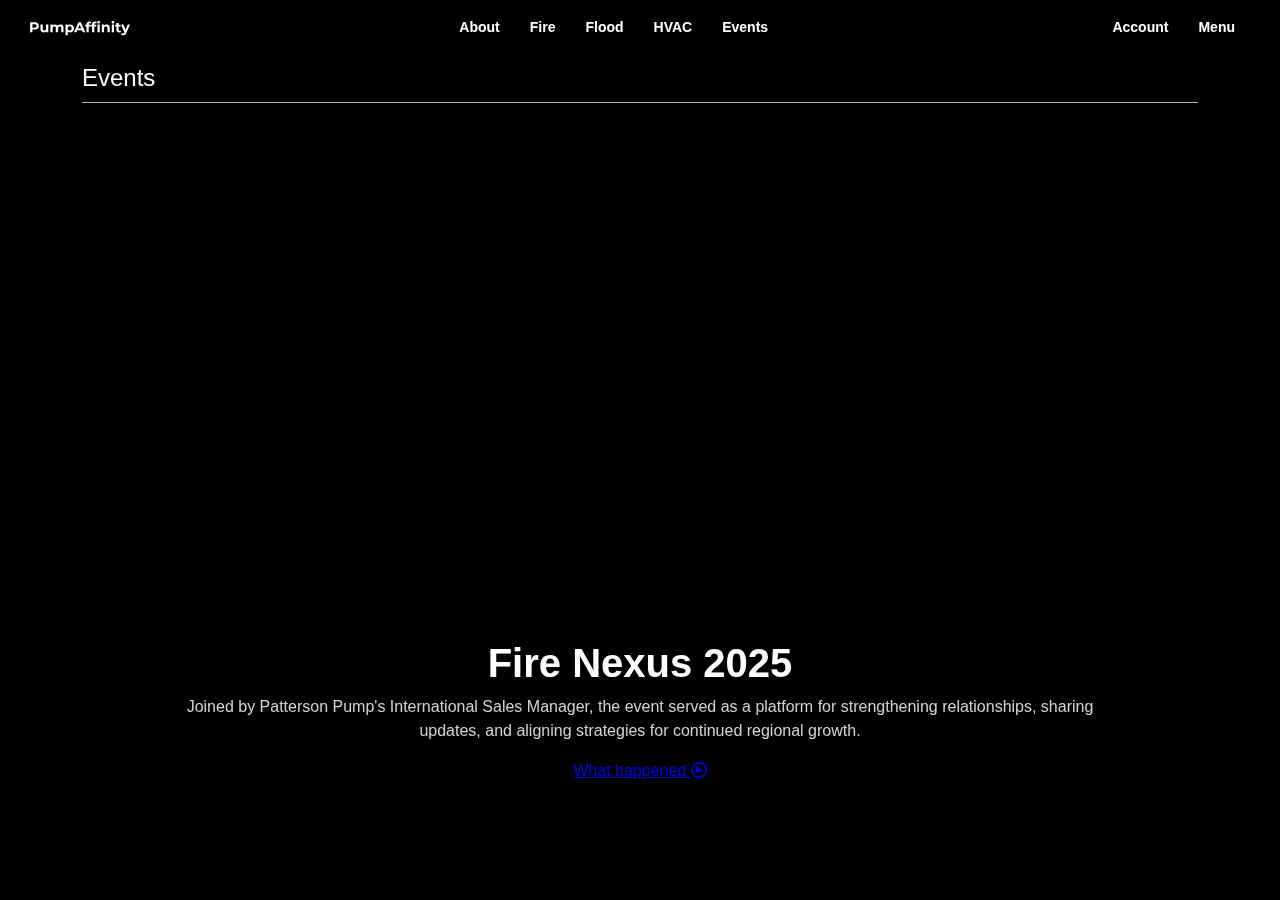
<file: docs/event.html>
<!DOCTYPE html>
<html data-bs-theme="light" lang="en">

<head>
    <meta charset="utf-8">
<link rel="preconnect" href="https://fonts.googleapis.com">
<link rel="preconnect" href="https://fonts.gstatic.com" crossorigin>
<link href="https://fonts.googleapis.com/css2?family=Montserrat:ital,wght@0,100..900;1,100..900&display=swap" rel="stylesheet">
    <meta name="viewport" content="width=device-width, initial-scale=1.0, shrink-to-fit=no">
    <title>PumpAffinity</title>
    <meta name="MobileOptimized" content="width">
    <meta name="apple-web-app-capable" content="true">
    <meta name="HandheldFriendly" content="true">
    <meta name="viewport" content="width=device-width, minimum-scale=1.0, initial-scale=1.0, shrink-to-fit=no, viewport-fit=cover">
    <meta name="description" content="Authorised Representative of Patterson Pump Company.">
    <link rel="apple-touch-icon" type="image/png" sizes="180x180" href="assets/img/favicon/apple-touch-icon.png">
    <link rel="icon" type="image/png" sizes="16x16" href="assets/img/favicon/favicon-16x16.png">
    <link rel="icon" type="image/png" sizes="32x32" href="assets/img/favicon/favicon-32x32.png">
    <link rel="icon" type="image/png" sizes="180x180" href="assets/img/favicon/apple-touch-icon.png">
    <link rel="icon" type="image/png" sizes="192x192" href="assets/img/favicon/android-chrome-192x192.png">
    <link rel="icon" type="image/png" sizes="512x512" href="assets/img/favicon/android-chrome-512x512.png">
    <link rel="stylesheet" href="assets/bootstrap/css/bootstrap.min.css">
    <link rel="stylesheet" href="assets/fontawesome/css/all.css">
    <link rel="stylesheet" href="assets/css/styles.min.css">
    <link rel="stylesheet" href="assets/css/aside.css">
    <link rel="stylesheet" href="assets/css/checkbox.compiled.css">
    <link rel="stylesheet" href="assets/css/events.css">
</head>

<body class="d-flex flex-column justify-content-start" style="overflow-x: hidden; background-color: black;">
    <header class="dark" style="position: relative"><a class="logo" href="index.html" style="height: 24px; filter: invert(100%)"><svg viewBox="0 0 555 80" fill="none" xmlns="http://www.w3.org/2000/svg">
<path d="M0.640015 63V6.99999H24.88C29.8933 6.99999 34.2134 7.82666 37.84 9.48C41.4667 11.08 44.2667 13.4 46.24 16.44C48.2134 19.48 49.2 23.1067 49.2 27.32C49.2 31.48 48.2134 35.08 46.24 38.12C44.2667 41.16 41.4667 43.5067 37.84 45.16C34.2134 46.76 29.8933 47.56 24.88 47.56H7.84001L13.6 41.72V63H0.640015ZM13.6 43.16L7.84001 37H24.16C28.16 37 31.1467 36.1467 33.12 34.44C35.0934 32.7333 36.08 30.36 36.08 27.32C36.08 24.2267 35.0934 21.8267 33.12 20.12C31.1467 18.4133 28.16 17.56 24.16 17.56H7.84001L13.6 11.4V43.16Z" fill="black"/>
<path d="M76.5138 63.64C72.9404 63.64 69.7404 62.9467 66.9138 61.56C64.1404 60.1733 61.9804 58.0667 60.4338 55.24C58.8871 52.36 58.1138 48.7067 58.1138 44.28V19.96H70.5938V42.44C70.5938 46.0133 71.3404 48.6533 72.8338 50.36C74.3804 52.0133 76.5404 52.84 79.3138 52.84C81.2338 52.84 82.9404 52.44 84.4338 51.64C85.9271 50.7867 87.1004 49.5067 87.9538 47.8C88.8071 46.04 89.2338 43.8533 89.2338 41.24V19.96H101.714V63H89.8738V51.16L92.0338 54.6C90.5938 57.5867 88.4604 59.8533 85.6338 61.4C82.8604 62.8933 79.8204 63.64 76.5138 63.64Z" fill="black"/>
<path d="M168.396 19.32C171.809 19.32 174.822 20.0133 177.436 21.4C180.102 22.7333 182.182 24.8133 183.676 27.64C185.222 30.4133 185.996 33.9867 185.996 38.36V63H173.516V40.28C173.516 36.8133 172.796 34.2533 171.356 32.6C169.916 30.9467 167.889 30.12 165.276 30.12C163.462 30.12 161.836 30.5467 160.396 31.4C158.956 32.2 157.836 33.4267 157.036 35.08C156.236 36.7333 155.836 38.84 155.836 41.4V63H143.356V40.28C143.356 36.8133 142.636 34.2533 141.196 32.6C139.809 30.9467 137.809 30.12 135.196 30.12C133.382 30.12 131.756 30.5467 130.316 31.4C128.876 32.2 127.756 33.4267 126.956 35.08C126.156 36.7333 125.756 38.84 125.756 41.4V63H113.276V19.96H125.196V31.72L122.956 28.28C124.449 25.3467 126.556 23.1333 129.276 21.64C132.049 20.0933 135.196 19.32 138.716 19.32C142.662 19.32 146.102 20.3333 149.036 22.36C152.022 24.3333 153.996 27.3733 154.956 31.48L150.556 30.28C151.996 26.92 154.289 24.2533 157.436 22.28C160.636 20.3067 164.289 19.32 168.396 19.32Z" fill="black"/>
<path d="M222.622 63.64C218.995 63.64 215.822 62.84 213.102 61.24C210.382 59.64 208.249 57.2133 206.702 53.96C205.209 50.6533 204.462 46.4933 204.462 41.48C204.462 36.4133 205.182 32.2533 206.622 29C208.062 25.7467 210.142 23.32 212.862 21.72C215.582 20.12 218.835 19.32 222.622 19.32C226.675 19.32 230.302 20.2533 233.502 22.12C236.755 23.9333 239.315 26.4933 241.182 29.8C243.102 33.1067 244.062 37 244.062 41.48C244.062 46.0133 243.102 49.9333 241.182 53.24C239.315 56.5467 236.755 59.1067 233.502 60.92C230.302 62.7333 226.675 63.64 222.622 63.64ZM197.182 78.52V19.96H209.102V28.76L208.862 41.56L209.662 54.28V78.52H197.182ZM220.462 53.4C222.542 53.4 224.382 52.92 225.982 51.96C227.635 51 228.942 49.64 229.902 47.88C230.915 46.0667 231.422 43.9333 231.422 41.48C231.422 38.9733 230.915 36.84 229.902 35.08C228.942 33.32 227.635 31.96 225.982 31C224.382 30.04 222.542 29.56 220.462 29.56C218.382 29.56 216.515 30.04 214.862 31C213.209 31.96 211.902 33.32 210.942 35.08C209.982 36.84 209.502 38.9733 209.502 41.48C209.502 43.9333 209.982 46.0667 210.942 47.88C211.902 49.64 213.209 51 214.862 51.96C216.515 52.92 218.382 53.4 220.462 53.4Z" fill="black"/>
<path d="M244.374 63L269.334 6.99999H282.134L307.174 63H293.574L273.094 13.56H278.214L257.654 63H244.374ZM256.854 51L260.294 41.16H289.094L292.614 51H256.854Z" fill="black"/>
<path d="M313.624 63V19C313.624 14.1467 315.064 10.28 317.944 7.39999C320.824 4.46666 324.93 2.99999 330.264 2.99999C332.077 2.99999 333.81 3.18666 335.464 3.56C337.17 3.93333 338.61 4.51999 339.784 5.32L336.504 14.36C335.81 13.88 335.037 13.5067 334.184 13.24C333.33 12.9733 332.424 12.84 331.464 12.84C329.65 12.84 328.237 13.3733 327.224 14.44C326.264 15.4533 325.784 17 325.784 19.08V23.08L326.104 28.44V63H313.624ZM306.984 30.52V20.92H336.824V30.52H306.984Z" fill="black"/>
<path d="M344.561 63V19C344.561 14.1467 346.001 10.28 348.881 7.39999C351.761 4.46666 355.868 2.99999 361.201 2.99999C363.015 2.99999 364.748 3.18666 366.401 3.56C368.108 3.93333 369.548 4.51999 370.721 5.32L367.441 14.36C366.748 13.88 365.975 13.5067 365.121 13.24C364.268 12.9733 363.361 12.84 362.401 12.84C360.588 12.84 359.175 13.3733 358.161 14.44C357.201 15.4533 356.721 17 356.721 19.08V23.08L357.041 28.44V63H344.561ZM337.921 30.52V20.92H367.761V30.52H337.921ZM374.801 63V19.96H387.281V63H374.801ZM381.041 13.96C378.748 13.96 376.881 13.2933 375.441 11.96C374.001 10.6267 373.281 8.97333 373.281 6.99999C373.281 5.02666 374.001 3.37333 375.441 2.04C376.881 0.706661 378.748 0.0399933 381.041 0.0399933C383.335 0.0399933 385.201 0.679995 386.641 1.96C388.081 3.18666 388.801 4.78666 388.801 6.76C388.801 8.84 388.081 10.5733 386.641 11.96C385.255 13.2933 383.388 13.96 381.041 13.96Z" fill="black"/>
<path d="M424.983 19.32C428.396 19.32 431.436 20.0133 434.103 21.4C436.823 22.7333 438.956 24.8133 440.503 27.64C442.049 30.4133 442.823 33.9867 442.823 38.36V63H430.343V40.28C430.343 36.8133 429.569 34.2533 428.023 32.6C426.529 30.9467 424.396 30.12 421.623 30.12C419.649 30.12 417.863 30.5467 416.263 31.4C414.716 32.2 413.489 33.4533 412.583 35.16C411.729 36.8667 411.303 39.0533 411.303 41.72V63H398.823V19.96H410.743V31.88L408.503 28.28C410.049 25.4 412.263 23.1867 415.143 21.64C418.023 20.0933 421.303 19.32 424.983 19.32Z" fill="black"/>
<path d="M454.135 63V19.96H466.615V63H454.135ZM460.375 13.96C458.082 13.96 456.215 13.2933 454.775 11.96C453.335 10.6267 452.615 8.97333 452.615 6.99999C452.615 5.02666 453.335 3.37333 454.775 2.04C456.215 0.706661 458.082 0.0399933 460.375 0.0399933C462.668 0.0399933 464.535 0.679995 465.975 1.96C467.415 3.18666 468.135 4.78666 468.135 6.76C468.135 8.84 467.415 10.5733 465.975 11.96C464.588 13.2933 462.722 13.96 460.375 13.96Z" fill="black"/>
<path d="M495.798 63.64C490.731 63.64 486.784 62.36 483.958 59.8C481.131 57.1867 479.718 53.32 479.718 48.2V10.44H492.198V48.04C492.198 49.8533 492.678 51.2667 493.638 52.28C494.598 53.24 495.904 53.72 497.558 53.72C499.531 53.72 501.211 53.1867 502.598 52.12L505.958 60.92C504.678 61.8267 503.131 62.52 501.318 63C499.558 63.4267 497.718 63.64 495.798 63.64ZM473.078 30.52V20.92H502.918V30.52H473.078Z" fill="black"/>
<path d="M517.622 79.16C515.382 79.16 513.169 78.8133 510.982 78.12C508.795 77.4267 507.009 76.4667 505.622 75.24L510.182 66.36C511.142 67.2133 512.235 67.88 513.462 68.36C514.742 68.84 515.995 69.08 517.222 69.08C518.982 69.08 520.369 68.6533 521.382 67.8C522.449 67 523.409 65.64 524.262 63.72L526.502 58.44L527.462 57.08L542.902 19.96H554.902L535.462 65.64C534.075 69.1067 532.475 71.8267 530.662 73.8C528.902 75.7733 526.929 77.16 524.742 77.96C522.609 78.76 520.235 79.16 517.622 79.16ZM524.982 64.68L505.782 19.96H518.662L533.542 55.96L524.982 64.68Z" fill="black"/>
</svg>
</a>
        <nav class="center desktop"><a href="about.html">About</a><a href="https://www.pattersonpumps.com/assets/pdf/460376FireBrochScreen.pdf">Fire</a><a href="https://www.pattersonpumps.com/assets/pdf/NewWater.pdf">Flood</a><a href="https://www.pattersonpumps.com/assets/pdf/HVACBrochure.pdf">HVAC</a><a href="https://www.pumpaffinity.com/events">Events</a></nav>
        <nav class="right"><a class="desktop" href="http://distributor.pumpaffinity.com">Account</a><a id="menuBtn" href="#">Menu</a></nav>
    </header>
    <aside><button class="close">&times;</button><a href="about.html">About Us</a><a href="https://www.pattersonpumps.com/assets/pdf/460376FireBrochScreen.pdf">Fire</a><a href="https://www.pattersonpumps.com/assets/pdf/NewWater.pdf">Flood</a><a href="https://www.pattersonpumps.com/assets/pdf/HVACBrochure.pdf">HVAC</a><a href="https://www.pumpaffinity.com/events">Events</a><a href="contact.html">Contact</a><a href="http://distributor.pumpaffinity.com">Account</a></aside>
    <div class="backdrop"></div>
    <div class="container" style="z-index:2;">
        <div class="row" style="z-index:1;">
            <div class="col-12">
                <h4 style="width: 100%; border-bottom: solid 1px rgba(255,255,255,0.7); line-height: 2em; color: white;">Events</h4>
            </div>
        </div>
    </div>
    <div class="container-fluid">
        <div class="row d-flex flex-column justify-content-end" style="height: 80vh;">
            <div class="col text-center d-flex flex-column justify-content-end align-items-center" style="background: url(&quot;https://synology.pattersonsingapore.com/assets/img/events/fire_nexus/DSC09542.jpg&quot;) center / cover no-repeat;">
                <div class="mb-5 px-5" style="z-index:2;">
                    <h1 style="color: white; font-weight: 700">Fire Nexus 2025</h1>
                    <p class="mx-5 px-5" style="color: lightgray;">Joined by Patterson Pump's International Sales Manager, the event served as a platform for strengthening relationships, sharing updates, and aligning strategies for continued regional growth.</p><a href="https://www.pumpaffinity.com/events/firenexus2025" style="z-index: 5; color: #0000EE;">What happened&nbsp;<i class="fa-regular fa-circle-play"></i></a>
                </div>
                <div style="position: absolute;top: 0;height: 100%;width: 100%;z-index: 0;background-color: rgba(0,0,0,.7);backdrop-filter: blur(2px);-webkit-backdrop-filter: blur(2px);box-shadow: 0 0 54px 45px rgba(0,0,0,1) inset;-webkit-box-shadow: 0 0 54px 45px rgba(0,0,0,1) inset;-moz-box-shadow: 0 0 54px 45px rgba(0,0,0,1) inset;"></div>
            </div>
        </div>
    </div>
    <script src="assets/bootstrap/js/bootstrap.min.js"></script>
    <script src="assets/js/events.js"></script>
    <script src="assets/js/nav.js"></script>
</body>

</html>
</file>
<file: docs/assets/css/aside.css>
/* Aside (Side Navigation) */

aside {
  position: fixed;
  right: 0;
  top: 0;
  width: 320px;
  background-color: #fff;
  padding: 80px 40px;
  z-index: 4;
  height: 100vh;
  right: -320px;
  transition: right .4s ease;
}

aside.active {
  right: 0;
}

aside a {
  display: block;
  color: inherit;
  text-decoration: none;
  padding: 8px 0;
  font-size: 14px;
  background-color: transparent;
  font-weight: 500;
}

aside a:hover {
  color: black;
}

aside button.close {
  font-size: 24px;
  border: none;
  background-color: transparent;
  position: absolute;
  top: 10px;
  right: 10px;
  padding: 10px;
  font-family: sans-serif;
  font-weight: 100;
  cursor: pointer;
  color: inherit;
}

/* Backdrop */

.backdrop {
  display: none;
  position: fixed;
  inset: 0;
  background-color: rgba(0,0,0,0.35);
  backdrop-filter: blur(3px);
  -webkit-backdrop-filter: blur(3px);
  z-index: 3;
}

.backdrop.active {
  display: block;
}
</file>
<file: docs/assets/css/checkbox.compiled.css>
label {
  display: inline-block;
  position: relative;
  padding: 13px 3px 13px 0;
  overflow: hidden;
  line-height: 22px;
  user-select: none;
}
label input {
  position: absolute;
  bottom: 100%;
  z-index: -1;
}
label span {
  position: relative;
  display: inline-block;
  margin: -10px 0;
  width: 102px;
  height: 42px;
  border: 1px solid #e76e72;
  border-radius: 5px;
  box-shadow: inset 0 0 2px #e76e72;
  vertical-align: middle;
  background-color: #f0a9ab;
}
label span::before {
  position: absolute;
  top: 50%;
  left: 25%;
  transform: translate(-50%, -50%);
  color: #292929;
  font-size: 16px;
  text-shadow: 0 1px 1px #e66268;
  content: "no";
}
label span::after {
  display: block;
  position: absolute;
  top: 50%;
  left: 50%;
  width: 45px;
  height: 30px;
  border-radius: 3px;
  box-shadow: 0 1px 2px #e66268;
  transform: translateY(-50%);
  background-color: #ffffff;
  background-image: radial-gradient(ellipse at center, #eee 52%, rgba(255, 255, 255, 0) 53%), radial-gradient(ellipse at center, #cfcfcf 52%, rgba(255, 255, 255, 0) 53%);
  background-position: 20px 12px, 19px 11px;
  background-repeat: no-repeat;
  background-size: 7px 8px, 9px 9px;
  content: "";
}
label input:checked + span {
  border-color: #64c794;
  box-shadow: inset 0 0 2px #64c794;
  background-color: #84d4ad;
}
label input:checked + span::before {
  content: "yes";
  left: 75%;
  text-shadow: 0 1px 1px #64c794;
}
label input:checked + span::after {
  left: 5px;
  box-shadow: 0 1px 2px #64c794;
}
label input:focus + span {
  box-shadow: 0 0 0 3px #bdd7f7;
}

* {
  box-sizing: border-box;
}

html,
body {
  margin: 0;
  padding: 0;
  height: 100%;
}

body {
  display: flex;
  justify-content: center;
  align-items: center;
  font-family: Avenir Next, Helvetica Neue, sans-serif;
  background-color: #f1f1f1;
}
</file>
<file: docs/assets/css/events.css>
.form-container {
  display: flex;
  align-items: center;
  padding: 10px;
  border-radius: 12px;
  background-color: #f0f0f5;
  width: 100%;
  border: 1px solid #ccc;
  margin: 10px 0 10px 0;
}

.icon {
  font-size: 18px;
  color: #a3a3a3;
  margin-right: 10px;
}

.form-control {
  border: none;
  outline: none;
  flex: 1;
  font-size: 16px;
  background-color: transparent;
  color: #333;
  placeholder-color: #aaa;
}

.form-control:focus {
  outline: none;
  background-color: transparent;
  border: none;
  box-shadow: none;
}

.form-control::placeholder {
  color: #aaa;
}

#events_overview {
  margin-bottom: 50px;
}
#rsvp-column {
  margin-bottom: 50px;
}

@media (min-width: 768px) {
  #events_overview {
    margin-bottom: 0px;
  }
  #rsvp-column {
    margin-bottom: 0px;
  }
}
</file>
<file: docs/assets/css/styles.min.css>
*{box-sizing:border-box;padding:0;margin:0}html{scroll-behavior:smooth}body{color:#171a20;font-family:Roboto,sans-serif;margin:0;width:100vw;height:100vh;overflow-x:hidden}.dark #blackLogo,.desktop{display:none}@media (min-width:992px){.desktop{display:initial}}header{display:grid;grid-template-columns:auto 1fr auto;padding:15px 30px;position:fixed;top:0;z-index:2;width:100%}header.dark{color:#fff}a.logo{height:14px;width:100px;color:inherit;line-height:24px}header a{color:inherit;font-weight:700;font-size:14px;font-family:Source Sans Pro,sans-serif}header nav a:active,header nav a:hover{text-decoration:none;padding:5px 10px;backdrop-filter:blur(16px);-webkit-backdrop-filter:blur(16px);background-color:rgba(0,0,0,.075);color:inherit;border-radius:5px}header nav a{text-decoration:none;padding:5px 10px;margin:0 5px}header nav.center{text-align:center}header nav.right{text-align:right}.footer a{text-decoration:none;color:#5c5e62;font-size:14px;padding:5px 10px;font-family:Source Sans Pro,sans-serif;margin:0 15px;font-weight:700}aside{position:fixed;top:0;width:320px;background-color:#fff;padding:80px 40px;z-index:4;height:100vh;right:-320px;transition:right .4s}aside.active{right:0}aside a{display:block;color:inherit;text-decoration:none;padding:8px 0;font-size:14px;background-color:transparent;font-weight:500}aside a:hover,div a{color:#000}aside button.close{font-size:24px;border:none;background-color:transparent;position:absolute;top:10px;right:10px;padding:10px;font-family:sans-serif;font-weight:100;cursor:pointer;color:inherit}.backdrop{display:none;position:fixed;inset:0;background-color:rgba(0,0,0,.35);backdrop-filter:blur(3px);-webkit-backdrop-filter:blur(3px);z-index:3}.backdrop.active{display:block}div svg{margin:0 20px;font-size:25px}
</file>
<file: docs/assets/css/index.min.css>
section{height:100vh;background-size:cover;background-position:center center;scroll-snap-align:center;max-height:100vh;position:relative;scroll-snap-align:start}section .content{width:100%;height:100vh;padding-top:15vh;padding-bottom:15vh;text-align:center;display:none;grid-template-rows:min-content auto min-content;position:fixed;opacity:0;top:0;transition:opacity .2s}section.active .content{opacity:1;display:grid}section h1{font-size:2.5rem;font-weight:700}section a{color:inherit}section .buttons a{display:block;background-color:rgba(244,244,244,.65);color:inherit;padding:12px 50px;border-radius:4px;text-decoration:none;text-transform:uppercase;font-size:12px;font-weight:700;margin:5px 0}section .buttons a:first-child{background-color:rgba(23,26,32,.8);color:#fff}section .buttons{display:flex;margin:0 40px;flex-direction:column}@media (min-width:768px){section .buttons{display:flex;margin:0 auto;flex-direction:row;justify-content:center;align-items:center;grid-template-columns:1fr 1fr;max-width:640px;column-gap:20px}}section .content p{font-size:18px;font-family:Source Sans Pro,sans-serif}
</file>
<file: docs/assets/css/product.min.css>
header{display:grid;grid-template-columns:auto 1fr auto;padding:15px 30px;position:absolute;top:0}.dark{color:#fff}.explanation{padding:0 12px;font-weight:lighter}
</file>
<file: docs/assets/css/online_form.min.css>
.additional_explanation{font-style:italic}
</file>
